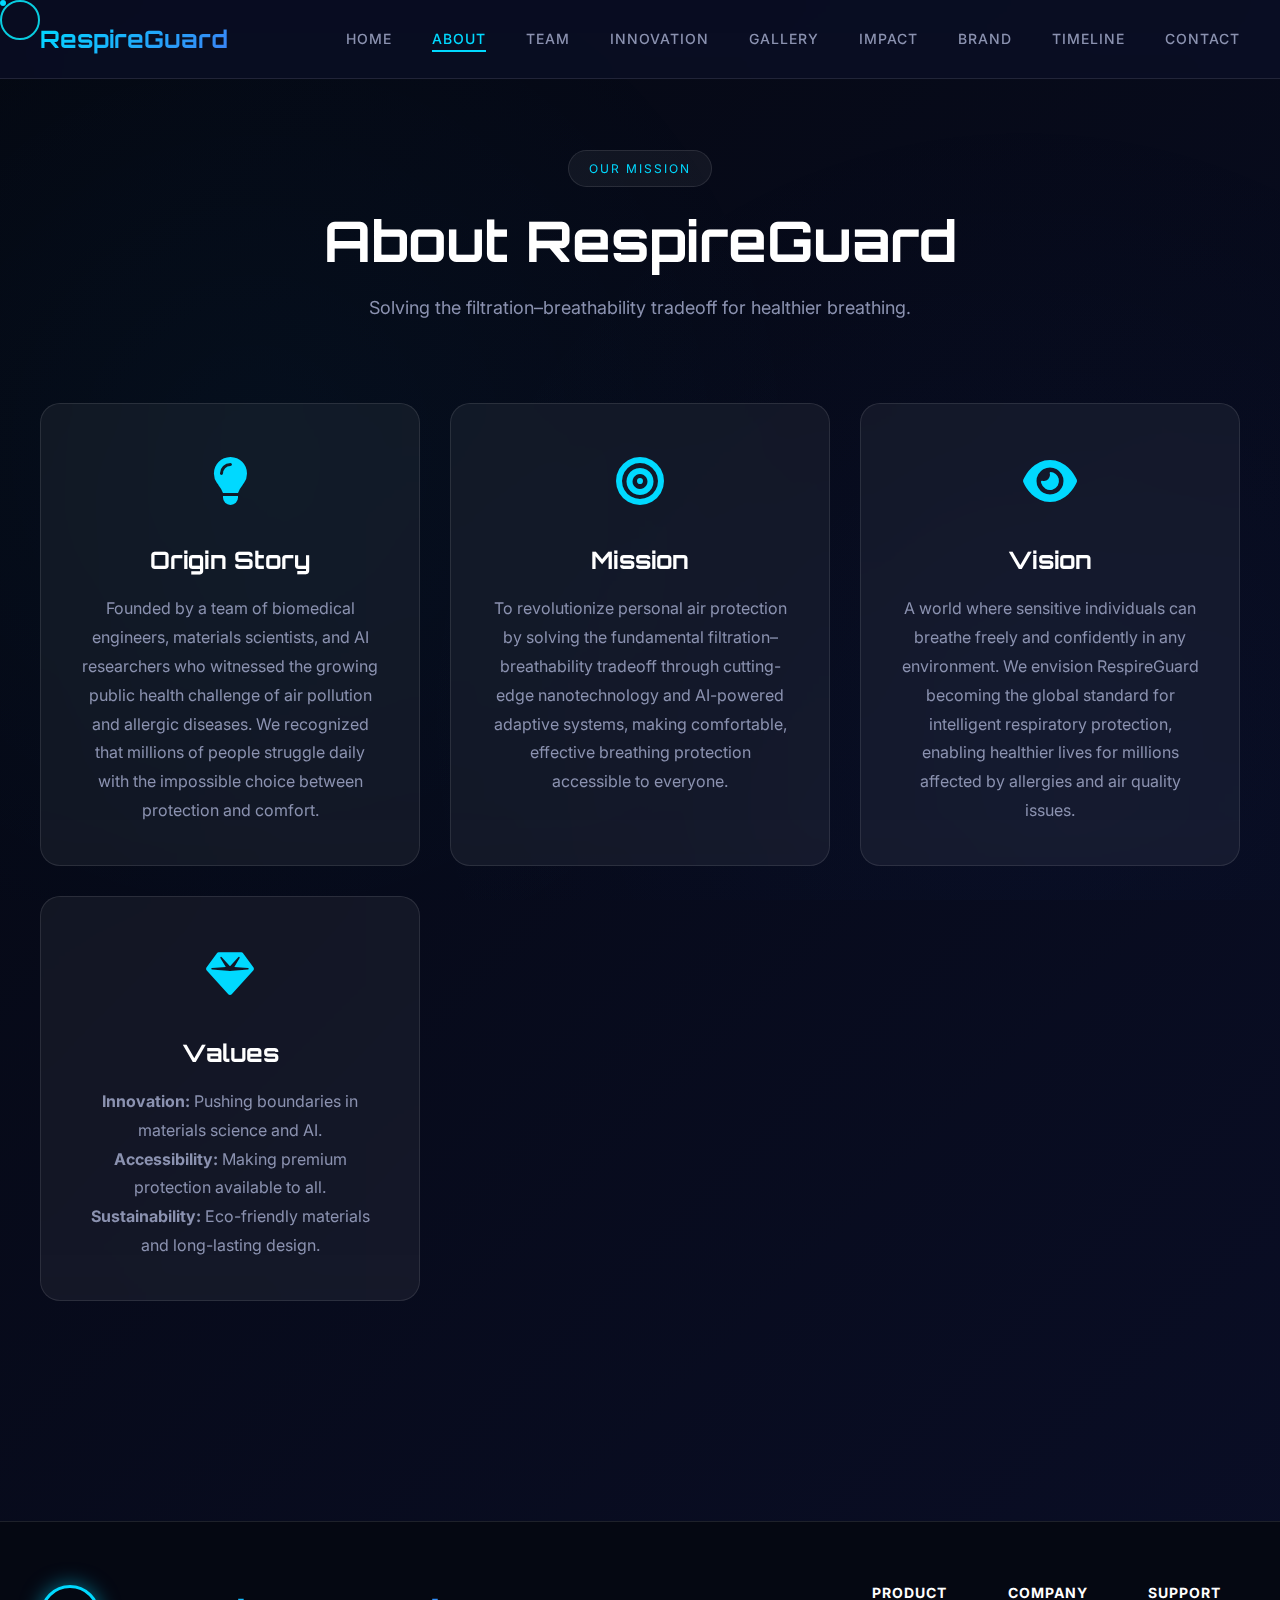
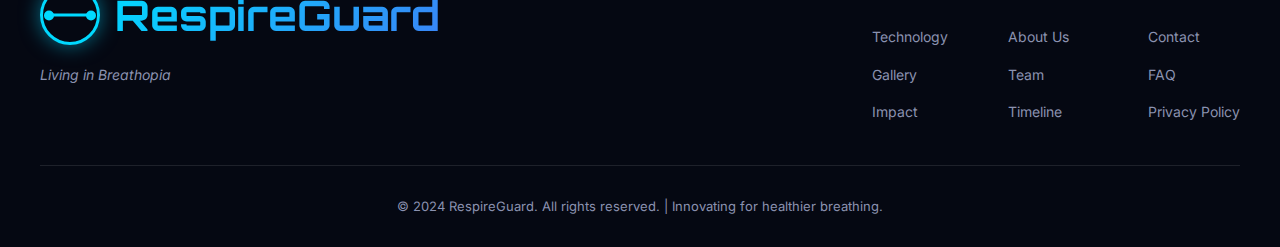
<file: about.html>
<!DOCTYPE html>
<html lang="en">
<head>
    <meta charset="UTF-8">
    <meta name="viewport" content="width=device-width, initial-scale=1.0">
    <title>About Us — RespireGuard</title>
    <meta name="description" content="Learn about RespireGuard's mission to revolutionize personal air protection.">
    
    <!-- Fonts -->
    <link rel="preconnect" href="https://fonts.googleapis.com">
    <link rel="preconnect" href="https://fonts.gstatic.com" crossorigin>
    <link href="https://fonts.googleapis.com/css2?family=Inter:wght@300;400;500;600;700;800;900&family=Orbitron:wght@400;500;600;700;800;900&display=swap" rel="stylesheet">
    
    <!-- Font Awesome -->
    <link rel="stylesheet" href="https://cdn.jsdelivr.net/npm/@fortawesome/fontawesome-free@6.4.0/css/all.min.css">
    
    <!-- GSAP -->
    <script src="https://cdn.jsdelivr.net/npm/gsap@3.12.2/dist/gsap.min.js"></script>
    
    <!-- Custom Styles -->
    <link rel="stylesheet" href="css/style.css">
</head>
<body>
    <!-- Custom Cursor -->
    <div class="custom-cursor"></div>
    <div class="custom-cursor-dot"></div>

    <!-- Navigation -->
    <nav class="main-nav" id="mainNav">
        <div class="nav-container">
            <div class="nav-logo">
                <a href="home.html" style="text-decoration: none; color: inherit;">
                    <span class="logo-text">RespireGuard</span>
                    <span class="logo-accent"></span>
                </a>
            </div>
            <ul class="nav-menu" id="navMenu">
                <li><a href="home.html" class="nav-link">Home</a></li>
                <li><a href="about.html" class="nav-link active">About</a></li>
                <li><a href="team.html" class="nav-link">Team</a></li>
                <li><a href="innovation.html" class="nav-link">Innovation</a></li>
                <li><a href="gallery.html" class="nav-link">Gallery</a></li>
                <li><a href="impact.html" class="nav-link">Impact</a></li>
                <li><a href="brand.html" class="nav-link">Brand</a></li>
                <li><a href="timeline.html" class="nav-link">Timeline</a></li>
                <li><a href="contact.html" class="nav-link">Contact</a></li>
            </ul>
            <div class="nav-toggle" id="navToggle">
                <span></span>
                <span></span>
                <span></span>
            </div>
        </div>
    </nav>

    <!-- About Section -->
    <section class="section about-section" style="padding-top: 150px;">
        <div class="container">
            <div class="section-header">
                <span class="section-tag">Our Mission</span>
                <h2 class="section-title">About RespireGuard</h2>
                <p class="section-subtitle">Solving the filtration–breathability tradeoff for healthier breathing.</p>
            </div>
            <div class="about-grid">
                <div class="about-card glass-card">
                    <div class="card-icon">
                        <i class="fas fa-lightbulb"></i>
                    </div>
                    <h3>Origin Story</h3>
                    <p>Founded by a team of biomedical engineers, materials scientists, and AI researchers who witnessed the growing public health challenge of air pollution and allergic diseases. We recognized that millions of people struggle daily with the impossible choice between protection and comfort.</p>
                </div>
                <div class="about-card glass-card">
                    <div class="card-icon">
                        <i class="fas fa-bullseye"></i>
                    </div>
                    <h3>Mission</h3>
                    <p>To revolutionize personal air protection by solving the fundamental filtration–breathability tradeoff through cutting-edge nanotechnology and AI-powered adaptive systems, making comfortable, effective breathing protection accessible to everyone.</p>
                </div>
                <div class="about-card glass-card">
                    <div class="card-icon">
                        <i class="fas fa-eye"></i>
                    </div>
                    <h3>Vision</h3>
                    <p>A world where sensitive individuals can breathe freely and confidently in any environment. We envision RespireGuard becoming the global standard for intelligent respiratory protection, enabling healthier lives for millions affected by allergies and air quality issues.</p>
                </div>
                <div class="about-card glass-card">
                    <div class="card-icon">
                        <i class="fas fa-gem"></i>
                    </div>
                    <h3>Values</h3>
                    <p><strong>Innovation:</strong> Pushing boundaries in materials science and AI.<br><strong>Accessibility:</strong> Making premium protection available to all.<br><strong>Sustainability:</strong> Eco-friendly materials and long-lasting design.</p>
                </div>
            </div>
        </div>
    </section>

    <!-- Footer -->
    <footer class="main-footer">
        <div class="container">
            <div class="footer-content">
                <div class="footer-logo">
                    <div class="brand-logo">
                        <div class="logo-symbol">
                            <div class="logo-circle"></div>
                            <div class="logo-wave"></div>
                        </div>
                        <span class="logo-wordmark">RespireGuard</span>
                    </div>
                    <p class="footer-tagline">Living in Breathopia</p>
                </div>
                <div class="footer-links">
                    <div class="footer-column">
                        <h4>Product</h4>
                        <ul>
                            <li><a href="innovation.html">Technology</a></li>
                            <li><a href="gallery.html">Gallery</a></li>
                            <li><a href="impact.html">Impact</a></li>
                        </ul>
                    </div>
                    <div class="footer-column">
                        <h4>Company</h4>
                        <ul>
                            <li><a href="about.html">About Us</a></li>
                            <li><a href="team.html">Team</a></li>
                            <li><a href="timeline.html">Timeline</a></li>
                        </ul>
                    </div>
                    <div class="footer-column">
                        <h4>Support</h4>
                        <ul>
                            <li><a href="contact.html">Contact</a></li>
                            <li><a href="#">FAQ</a></li>
                            <li><a href="#">Privacy Policy</a></li>
                        </ul>
                    </div>
                </div>
            </div>
            <div class="footer-bottom">
                <p>&copy; 2024 RespireGuard. All rights reserved. | Innovating for healthier breathing.</p>
            </div>
        </div>
    </footer>

    <!-- Scripts -->
    <script src="js/main.js"></script>
</body>
</html>
</file>
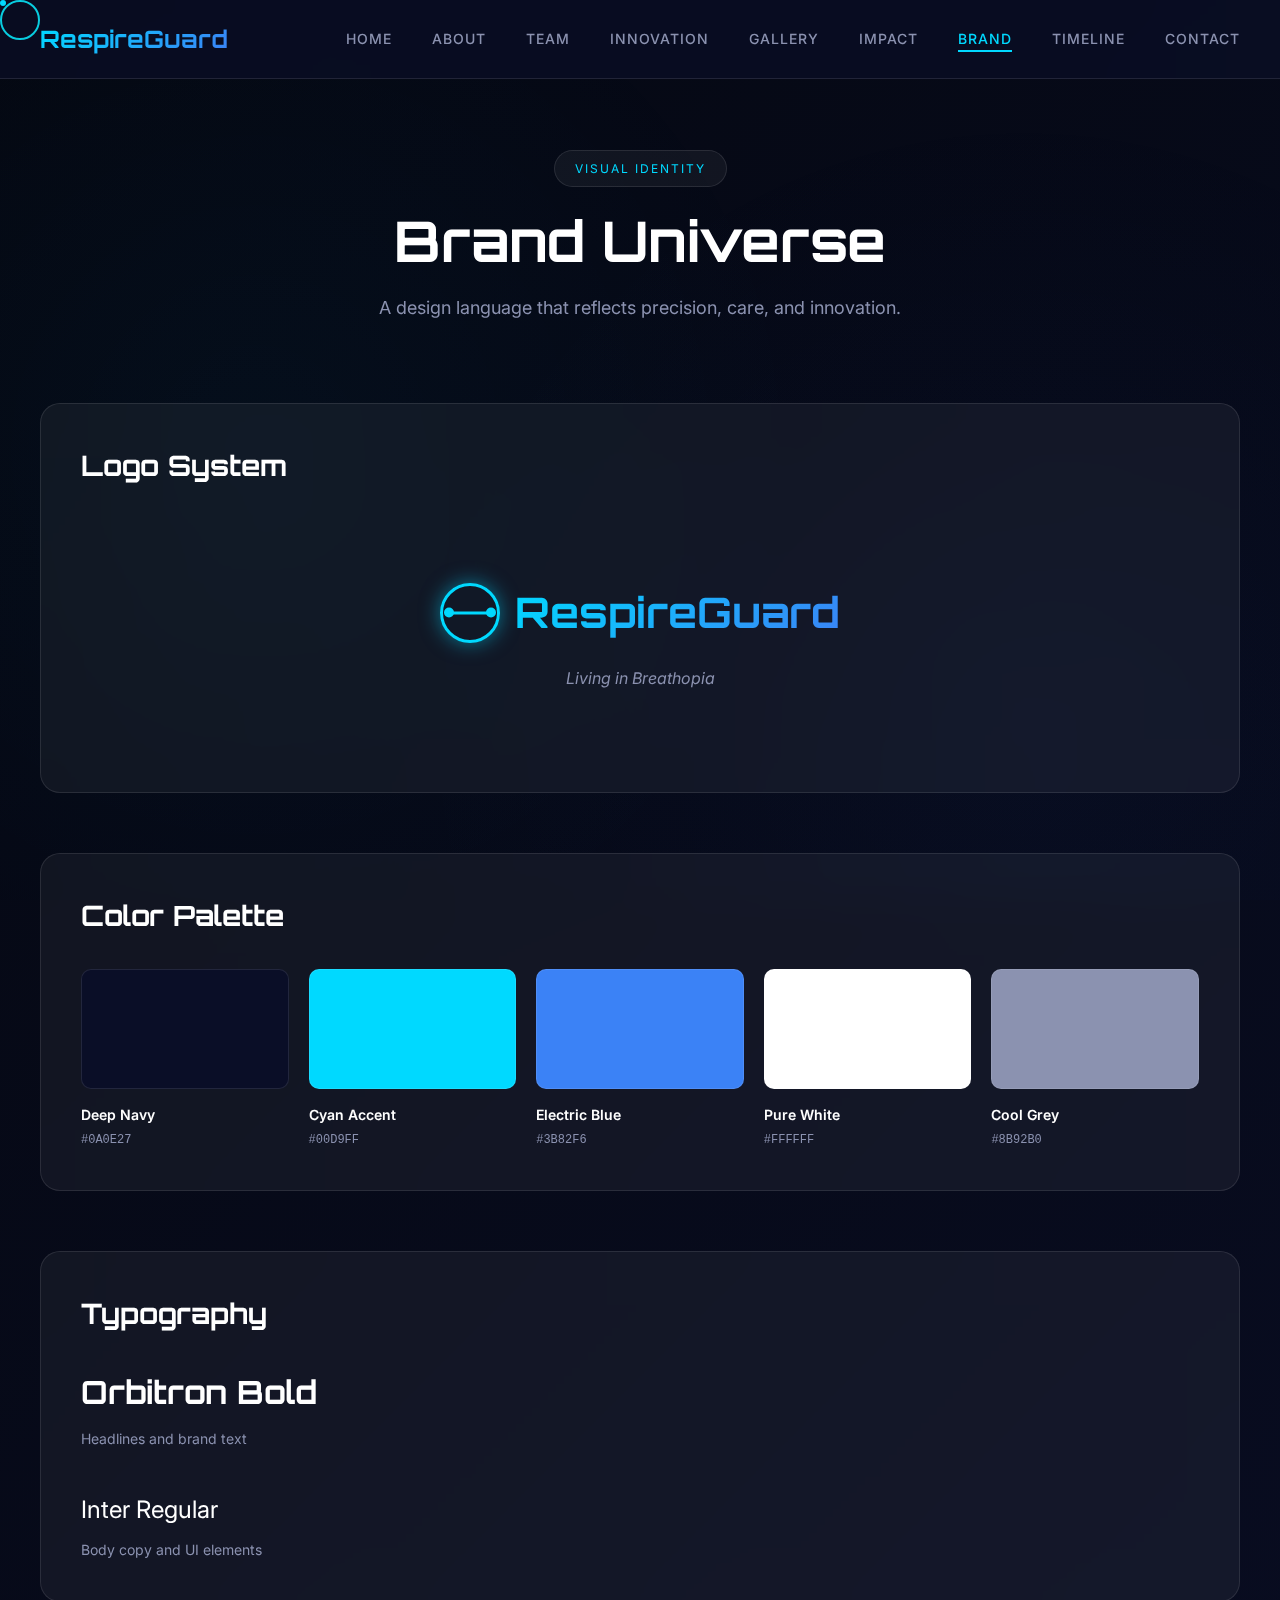
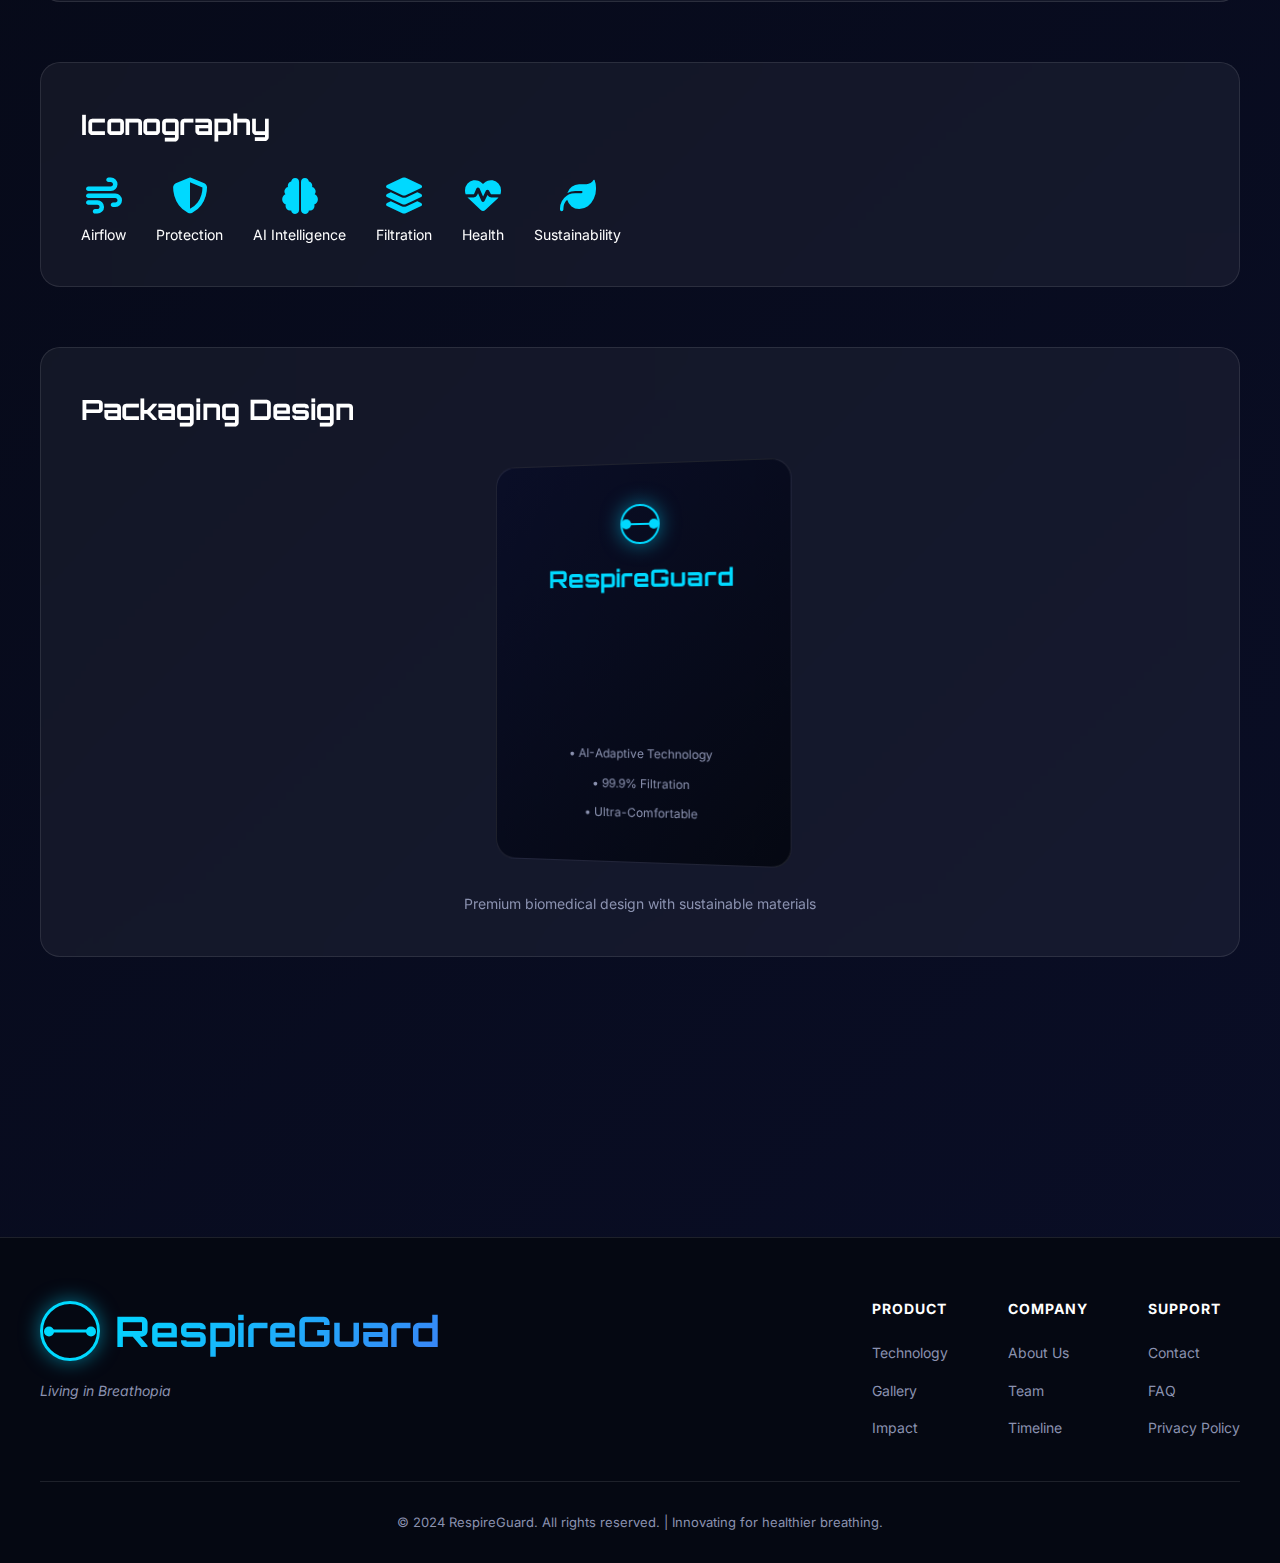
<file: brand.html>
<!DOCTYPE html>
<html lang="en">
<head>
    <meta charset="UTF-8">
    <meta name="viewport" content="width=device-width, initial-scale=1.0">
    <title>Brand Universe — RespireGuard</title>
    <meta name="description" content="A design language that reflects precision, care, and innovation.">
    
    <!-- Fonts -->
    <link rel="preconnect" href="https://fonts.googleapis.com">
    <link rel="preconnect" href="https://fonts.gstatic.com" crossorigin>
    <link href="https://fonts.googleapis.com/css2?family=Inter:wght@300;400;500;600;700;800;900&family=Orbitron:wght@400;500;600;700;800;900&display=swap" rel="stylesheet">
    
    <!-- Font Awesome -->
    <link rel="stylesheet" href="https://cdn.jsdelivr.net/npm/@fortawesome/fontawesome-free@6.4.0/css/all.min.css">
    
    <!-- GSAP -->
    <script src="https://cdn.jsdelivr.net/npm/gsap@3.12.2/dist/gsap.min.js"></script>
    
    <!-- Custom Styles -->
    <link rel="stylesheet" href="css/style.css">
</head>
<body>
    <!-- Custom Cursor -->
    <div class="custom-cursor"></div>
    <div class="custom-cursor-dot"></div>

    <!-- Navigation -->
    <nav class="main-nav" id="mainNav">
        <div class="nav-container">
            <div class="nav-logo">
                <a href="home.html" style="text-decoration: none; color: inherit;">
                    <span class="logo-text">RespireGuard</span>
                    <span class="logo-accent"></span>
                </a>
            </div>
            <ul class="nav-menu" id="navMenu">
                <li><a href="home.html" class="nav-link">Home</a></li>
                <li><a href="about.html" class="nav-link">About</a></li>
                <li><a href="team.html" class="nav-link">Team</a></li>
                <li><a href="innovation.html" class="nav-link">Innovation</a></li>
                <li><a href="gallery.html" class="nav-link">Gallery</a></li>
                <li><a href="impact.html" class="nav-link">Impact</a></li>
                <li><a href="brand.html" class="nav-link active">Brand</a></li>
                <li><a href="timeline.html" class="nav-link">Timeline</a></li>
                <li><a href="contact.html" class="nav-link">Contact</a></li>
            </ul>
            <div class="nav-toggle" id="navToggle">
                <span></span>
                <span></span>
                <span></span>
            </div>
        </div>
    </nav>

    <!-- Brand Section -->
    <section class="section brand-section" style="padding-top: 150px;">
        <div class="container">
            <div class="section-header">
                <span class="section-tag">Visual Identity</span>
                <h2 class="section-title">Brand Universe</h2>
                <p class="section-subtitle">A design language that reflects precision, care, and innovation.</p>
            </div>

            <!-- Logo -->
            <div class="brand-block logo-block glass-card">
                <h3>Logo System</h3>
                <div class="logo-showcase">
                    <div class="logo-main">
                        <div class="brand-logo">
                            <div class="logo-symbol">
                                <div class="logo-circle"></div>
                                <div class="logo-wave"></div>
                            </div>
                            <span class="logo-wordmark">RespireGuard</span>
                        </div>
                        <p class="logo-tagline">Living in Breathopia</p>
                    </div>
                </div>
            </div>

            <!-- Color Palette -->
            <div class="brand-block palette-block glass-card">
                <h3>Color Palette</h3>
                <div class="color-swatches">
                    <div class="swatch">
                        <div class="swatch-color" style="background: #0A0E27;"></div>
                        <div class="swatch-info">
                            <span class="swatch-name">Deep Navy</span>
                            <span class="swatch-hex">#0A0E27</span>
                        </div>
                    </div>
                    <div class="swatch">
                        <div class="swatch-color" style="background: #00D9FF;"></div>
                        <div class="swatch-info">
                            <span class="swatch-name">Cyan Accent</span>
                            <span class="swatch-hex">#00D9FF</span>
                        </div>
                    </div>
                    <div class="swatch">
                        <div class="swatch-color" style="background: #3B82F6;"></div>
                        <div class="swatch-info">
                            <span class="swatch-name">Electric Blue</span>
                            <span class="swatch-hex">#3B82F6</span>
                        </div>
                    </div>
                    <div class="swatch">
                        <div class="swatch-color" style="background: #FFFFFF;"></div>
                        <div class="swatch-info">
                            <span class="swatch-name">Pure White</span>
                            <span class="swatch-hex">#FFFFFF</span>
                        </div>
                    </div>
                    <div class="swatch">
                        <div class="swatch-color" style="background: #8B92B0;"></div>
                        <div class="swatch-info">
                            <span class="swatch-name">Cool Grey</span>
                            <span class="swatch-hex">#8B92B0</span>
                        </div>
                    </div>
                </div>
            </div>

            <!-- Typography -->
            <div class="brand-block typography-block glass-card">
                <h3>Typography</h3>
                <div class="type-samples">
                    <div class="type-sample">
                        <h1 style="font-family: 'Orbitron', sans-serif; font-weight: 700;">Orbitron Bold</h1>
                        <p>Headlines and brand text</p>
                    </div>
                    <div class="type-sample">
                        <h2 style="font-family: 'Inter', sans-serif; font-weight: 400;">Inter Regular</h2>
                        <p>Body copy and UI elements</p>
                    </div>
                </div>
            </div>

            <!-- Iconography -->
            <div class="brand-block icons-block glass-card">
                <h3>Iconography</h3>
                <div class="icon-set">
                    <div class="icon-item"><i class="fas fa-wind"></i><span>Airflow</span></div>
                    <div class="icon-item"><i class="fas fa-shield-alt"></i><span>Protection</span></div>
                    <div class="icon-item"><i class="fas fa-brain"></i><span>AI Intelligence</span></div>
                    <div class="icon-item"><i class="fas fa-layer-group"></i><span>Filtration</span></div>
                    <div class="icon-item"><i class="fas fa-heartbeat"></i><span>Health</span></div>
                    <div class="icon-item"><i class="fas fa-leaf"></i><span>Sustainability</span></div>
                </div>
            </div>

            <!-- Packaging Mockup -->
            <div class="brand-block packaging-block glass-card">
                <h3>Packaging Design</h3>
                <div class="packaging-visual">
                    <div class="package-mockup">
                        <div class="package-front">
                            <div class="package-logo">
                                <div class="logo-symbol-small">
                                    <div class="logo-circle"></div>
                                    <div class="logo-wave"></div>
                                </div>
                                <span>RespireGuard</span>
                            </div>
                            <div class="package-features">
                                <span>• AI-Adaptive Technology</span>
                                <span>• 99.9% Filtration</span>
                                <span>• Ultra-Comfortable</span>
                            </div>
                        </div>
                    </div>
                    <p class="packaging-note">Premium biomedical design with sustainable materials</p>
                </div>
            </div>
        </div>
    </section>

    <!-- Footer -->
    <footer class="main-footer">
        <div class="container">
            <div class="footer-content">
                <div class="footer-logo">
                    <div class="brand-logo">
                        <div class="logo-symbol">
                            <div class="logo-circle"></div>
                            <div class="logo-wave"></div>
                        </div>
                        <span class="logo-wordmark">RespireGuard</span>
                    </div>
                    <p class="footer-tagline">Living in Breathopia</p>
                </div>
                <div class="footer-links">
                    <div class="footer-column">
                        <h4>Product</h4>
                        <ul>
                            <li><a href="innovation.html">Technology</a></li>
                            <li><a href="gallery.html">Gallery</a></li>
                            <li><a href="impact.html">Impact</a></li>
                        </ul>
                    </div>
                    <div class="footer-column">
                        <h4>Company</h4>
                        <ul>
                            <li><a href="about.html">About Us</a></li>
                            <li><a href="team.html">Team</a></li>
                            <li><a href="timeline.html">Timeline</a></li>
                        </ul>
                    </div>
                    <div class="footer-column">
                        <h4>Support</h4>
                        <ul>
                            <li><a href="contact.html">Contact</a></li>
                            <li><a href="#">FAQ</a></li>
                            <li><a href="#">Privacy Policy</a></li>
                        </ul>
                    </div>
                </div>
            </div>
            <div class="footer-bottom">
                <p>&copy; 2024 RespireGuard. All rights reserved. | Innovating for healthier breathing.</p>
            </div>
        </div>
    </footer>

    <!-- Scripts -->
    <script src="js/main.js"></script>
</body>
</html>
</file>
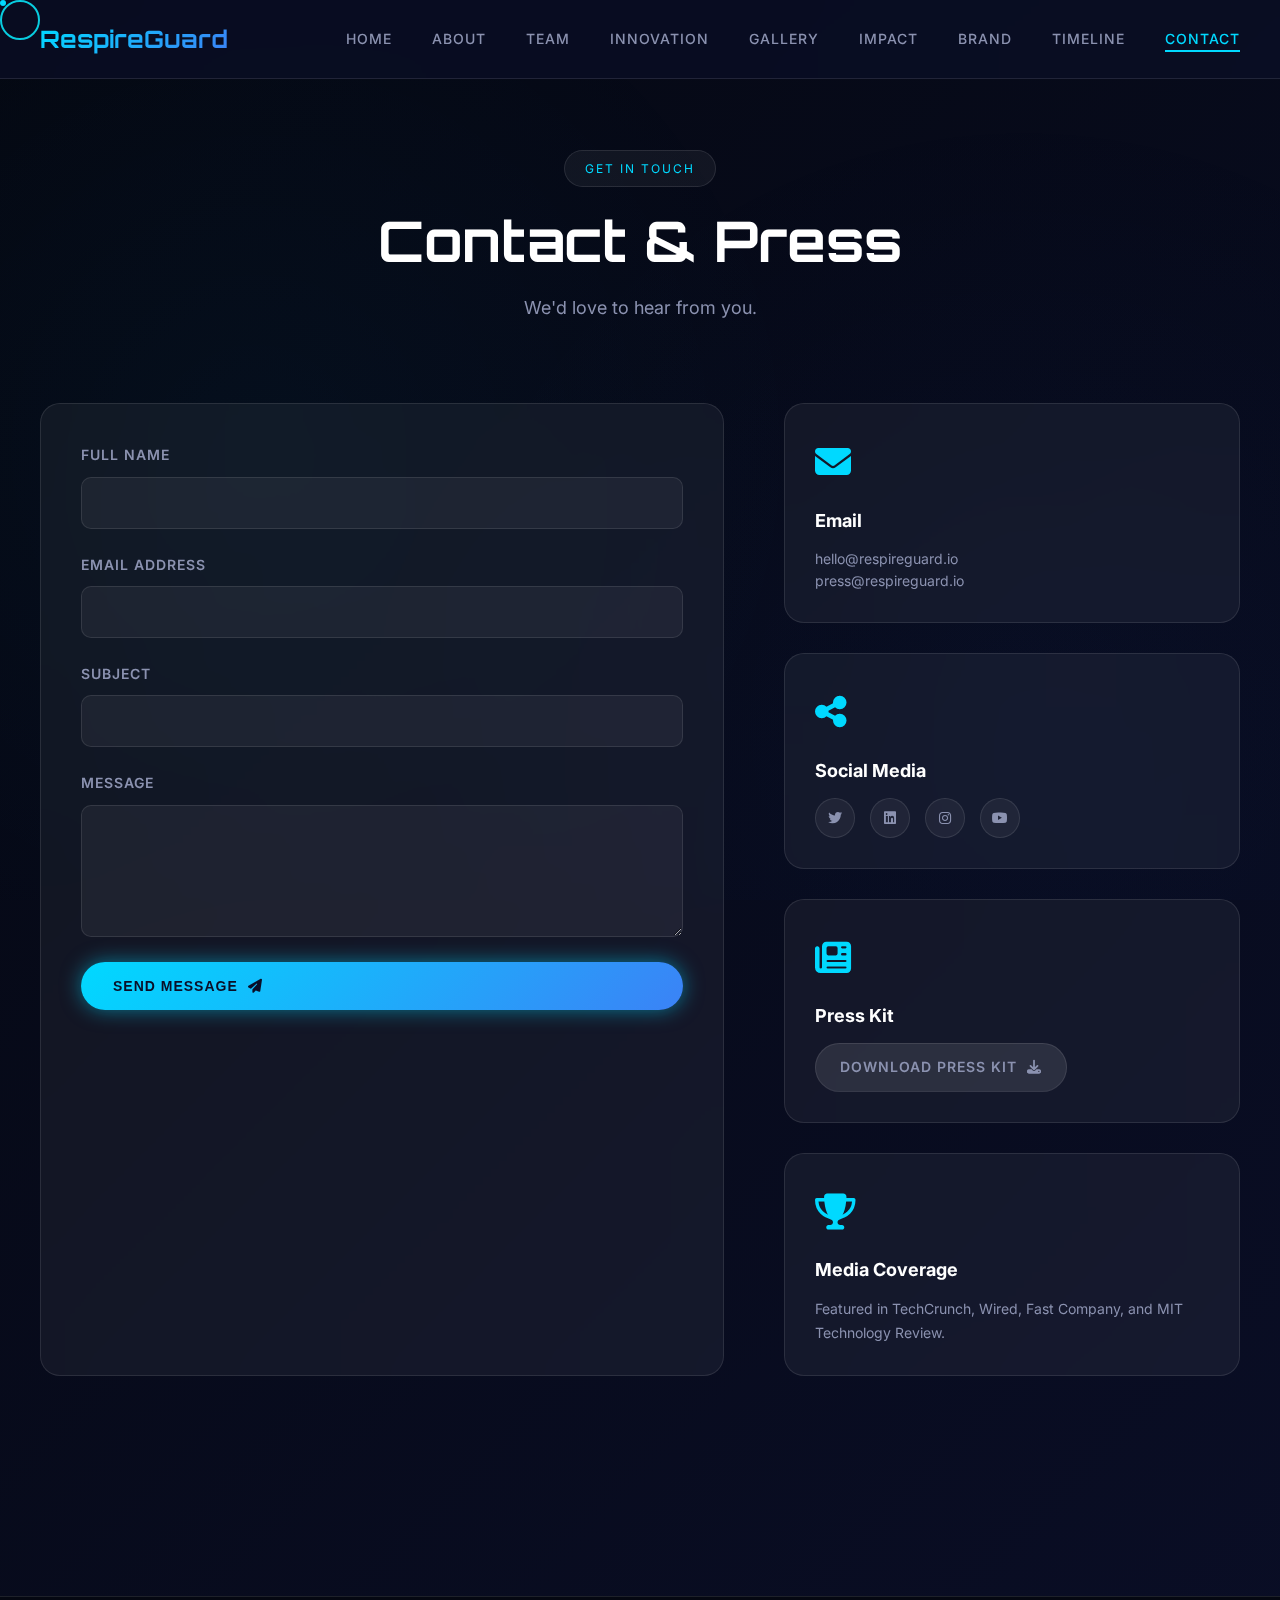
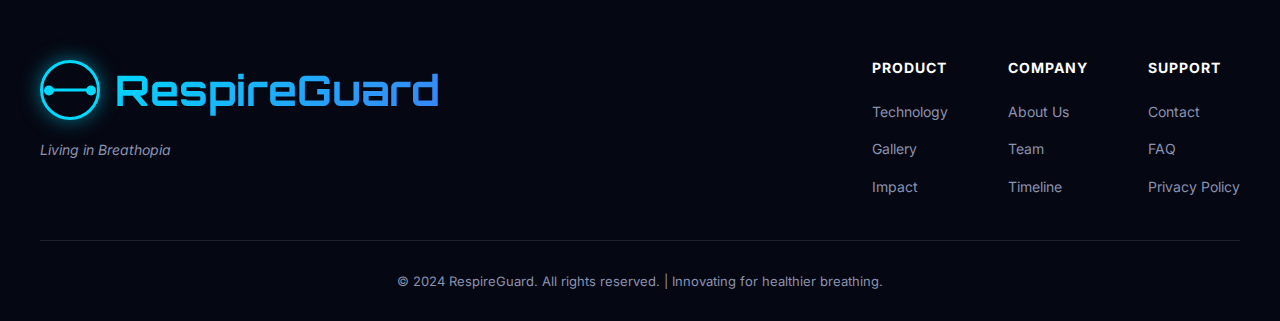
<file: contact.html>
<!DOCTYPE html>
<html lang="en">
<head>
    <meta charset="UTF-8">
    <meta name="viewport" content="width=device-width, initial-scale=1.0">
    <title>Contact & Press — RespireGuard</title>
    <meta name="description" content="Get in touch with RespireGuard team and access press resources.">
    
    <!-- Fonts -->
    <link rel="preconnect" href="https://fonts.googleapis.com">
    <link rel="preconnect" href="https://fonts.gstatic.com" crossorigin>
    <link href="https://fonts.googleapis.com/css2?family=Inter:wght@300;400;500;600;700;800;900&family=Orbitron:wght@400;500;600;700;800;900&display=swap" rel="stylesheet">
    
    <!-- Font Awesome -->
    <link rel="stylesheet" href="https://cdn.jsdelivr.net/npm/@fortawesome/fontawesome-free@6.4.0/css/all.min.css">
    
    <!-- GSAP -->
    <script src="https://cdn.jsdelivr.net/npm/gsap@3.12.2/dist/gsap.min.js"></script>
    
    <!-- Custom Styles -->
    <link rel="stylesheet" href="css/style.css">
</head>
<body>
    <!-- Custom Cursor -->
    <div class="custom-cursor"></div>
    <div class="custom-cursor-dot"></div>

    <!-- Navigation -->
    <nav class="main-nav" id="mainNav">
        <div class="nav-container">
            <div class="nav-logo">
                <a href="home.html" style="text-decoration: none; color: inherit;">
                    <span class="logo-text">RespireGuard</span>
                    <span class="logo-accent"></span>
                </a>
            </div>
            <ul class="nav-menu" id="navMenu">
                <li><a href="home.html" class="nav-link">Home</a></li>
                <li><a href="about.html" class="nav-link">About</a></li>
                <li><a href="team.html" class="nav-link">Team</a></li>
                <li><a href="innovation.html" class="nav-link">Innovation</a></li>
                <li><a href="gallery.html" class="nav-link">Gallery</a></li>
                <li><a href="impact.html" class="nav-link">Impact</a></li>
                <li><a href="brand.html" class="nav-link">Brand</a></li>
                <li><a href="timeline.html" class="nav-link">Timeline</a></li>
                <li><a href="contact.html" class="nav-link active">Contact</a></li>
            </ul>
            <div class="nav-toggle" id="navToggle">
                <span></span>
                <span></span>
                <span></span>
            </div>
        </div>
    </nav>

    <!-- Contact Section -->
    <section class="section contact-section" style="padding-top: 150px;">
        <div class="container">
            <div class="section-header">
                <span class="section-tag">Get in Touch</span>
                <h2 class="section-title">Contact & Press</h2>
                <p class="section-subtitle">We'd love to hear from you.</p>
            </div>
            <div class="contact-grid">
                <div class="contact-form-container glass-card">
                    <form class="contact-form" id="contactForm">
                        <div class="form-group">
                            <label for="name">Full Name</label>
                            <input type="text" id="name" name="name" required>
                        </div>
                        <div class="form-group">
                            <label for="email">Email Address</label>
                            <input type="email" id="email" name="email" required>
                        </div>
                        <div class="form-group">
                            <label for="subject">Subject</label>
                            <input type="text" id="subject" name="subject" required>
                        </div>
                        <div class="form-group">
                            <label for="message">Message</label>
                            <textarea id="message" name="message" rows="5" required></textarea>
                        </div>
                        <button type="submit" class="btn btn-primary">
                            <span>Send Message</span>
                            <i class="fas fa-paper-plane"></i>
                        </button>
                    </form>
                </div>
                <div class="contact-info">
                    <div class="info-card glass-card">
                        <div class="info-icon">
                            <i class="fas fa-envelope"></i>
                        </div>
                        <h4>Email</h4>
                        <p><a href="mailto:hello@respireguard.io">hello@respireguard.io</a></p>
                        <p><a href="mailto:press@respireguard.io">press@respireguard.io</a></p>
                    </div>
                    <div class="info-card glass-card">
                        <div class="info-icon">
                            <i class="fas fa-share-alt"></i>
                        </div>
                        <h4>Social Media</h4>
                        <div class="social-links">
                            <a href="#" class="social-link"><i class="fab fa-twitter"></i></a>
                            <a href="#" class="social-link"><i class="fab fa-linkedin"></i></a>
                            <a href="#" class="social-link"><i class="fab fa-instagram"></i></a>
                            <a href="#" class="social-link"><i class="fab fa-youtube"></i></a>
                        </div>
                    </div>
                    <div class="info-card glass-card">
                        <div class="info-icon">
                            <i class="fas fa-newspaper"></i>
                        </div>
                        <h4>Press Kit</h4>
                        <a href="#" class="btn btn-secondary btn-small">
                            <span>Download Press Kit</span>
                            <i class="fas fa-download"></i>
                        </a>
                    </div>
                    <div class="info-card glass-card">
                        <div class="info-icon">
                            <i class="fas fa-trophy"></i>
                        </div>
                        <h4>Media Coverage</h4>
                        <p class="coverage-note">Featured in TechCrunch, Wired, Fast Company, and MIT Technology Review.</p>
                    </div>
                </div>
            </div>
        </div>
    </section>

    <!-- Footer -->
    <footer class="main-footer">
        <div class="container">
            <div class="footer-content">
                <div class="footer-logo">
                    <div class="brand-logo">
                        <div class="logo-symbol">
                            <div class="logo-circle"></div>
                            <div class="logo-wave"></div>
                        </div>
                        <span class="logo-wordmark">RespireGuard</span>
                    </div>
                    <p class="footer-tagline">Living in Breathopia</p>
                </div>
                <div class="footer-links">
                    <div class="footer-column">
                        <h4>Product</h4>
                        <ul>
                            <li><a href="innovation.html">Technology</a></li>
                            <li><a href="gallery.html">Gallery</a></li>
                            <li><a href="impact.html">Impact</a></li>
                        </ul>
                    </div>
                    <div class="footer-column">
                        <h4>Company</h4>
                        <ul>
                            <li><a href="about.html">About Us</a></li>
                            <li><a href="team.html">Team</a></li>
                            <li><a href="timeline.html">Timeline</a></li>
                        </ul>
                    </div>
                    <div class="footer-column">
                        <h4>Support</h4>
                        <ul>
                            <li><a href="contact.html">Contact</a></li>
                            <li><a href="#">FAQ</a></li>
                            <li><a href="#">Privacy Policy</a></li>
                        </ul>
                    </div>
                </div>
            </div>
            <div class="footer-bottom">
                <p>&copy; 2024 RespireGuard. All rights reserved. | Innovating for healthier breathing.</p>
            </div>
        </div>
    </footer>

    <!-- Scripts -->
    <script src="js/main.js"></script>
</body>
</html>
</file>
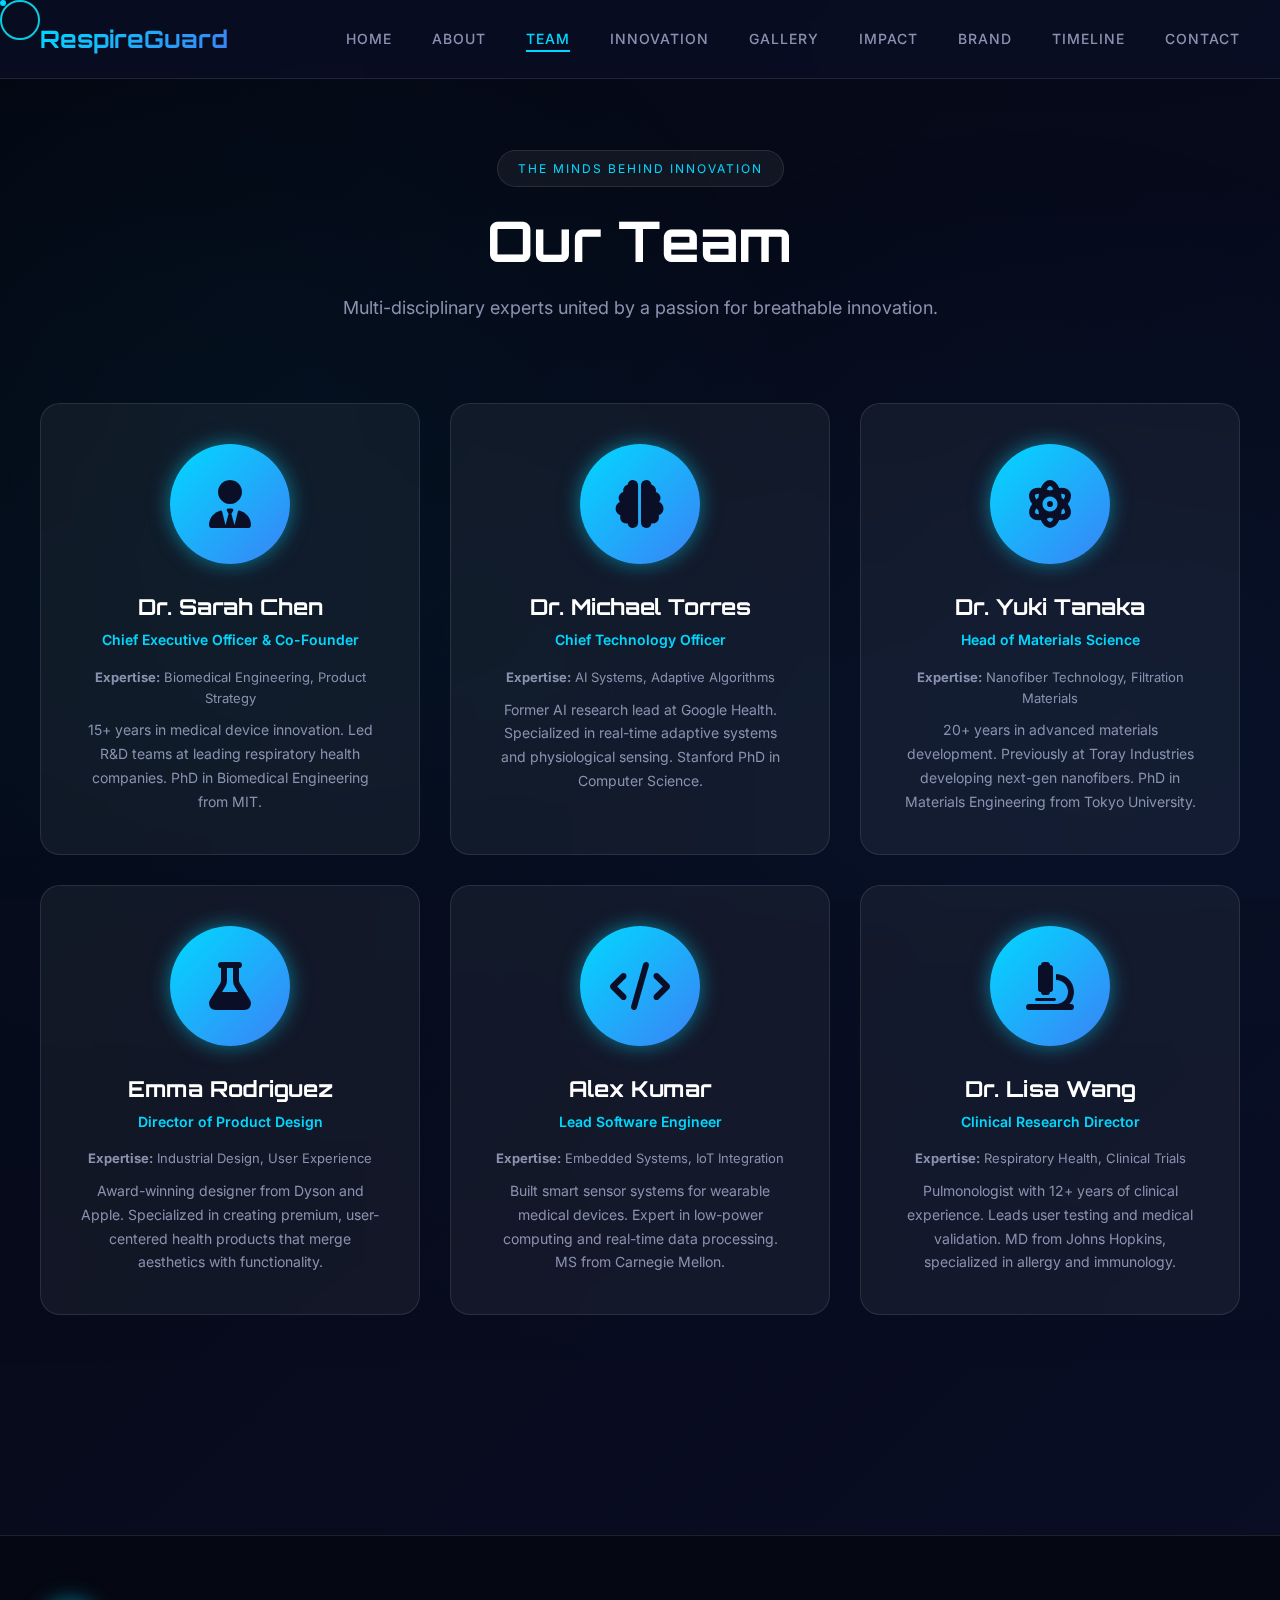
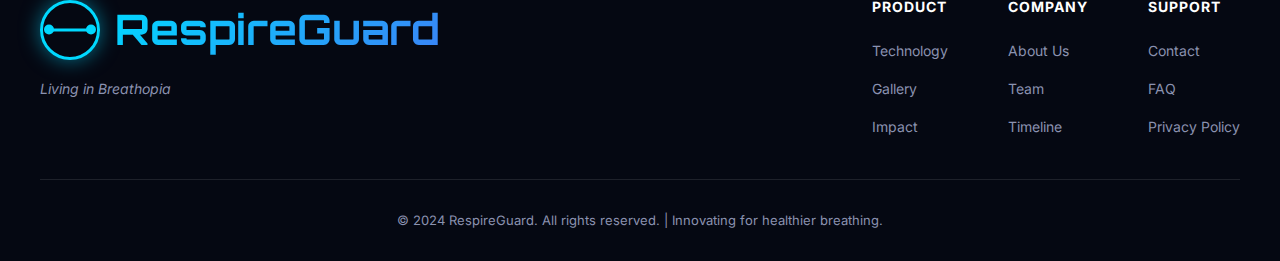
<file: team.html>
<!DOCTYPE html>
<html lang="en">
<head>
    <meta charset="UTF-8">
    <meta name="viewport" content="width=device-width, initial-scale=1.0">
    <title>Our Team — RespireGuard</title>
    <meta name="description" content="Meet the multi-disciplinary team behind RespireGuard's innovation.">
    
    <!-- Fonts -->
    <link rel="preconnect" href="https://fonts.googleapis.com">
    <link rel="preconnect" href="https://fonts.gstatic.com" crossorigin>
    <link href="https://fonts.googleapis.com/css2?family=Inter:wght@300;400;500;600;700;800;900&family=Orbitron:wght@400;500;600;700;800;900&display=swap" rel="stylesheet">
    
    <!-- Font Awesome -->
    <link rel="stylesheet" href="https://cdn.jsdelivr.net/npm/@fortawesome/fontawesome-free@6.4.0/css/all.min.css">
    
    <!-- GSAP -->
    <script src="https://cdn.jsdelivr.net/npm/gsap@3.12.2/dist/gsap.min.js"></script>
    
    <!-- Custom Styles -->
    <link rel="stylesheet" href="css/style.css">
</head>
<body>
    <!-- Custom Cursor -->
    <div class="custom-cursor"></div>
    <div class="custom-cursor-dot"></div>

    <!-- Navigation -->
    <nav class="main-nav" id="mainNav">
        <div class="nav-container">
            <div class="nav-logo">
                <a href="home.html" style="text-decoration: none; color: inherit;">
                    <span class="logo-text">RespireGuard</span>
                    <span class="logo-accent"></span>
                </a>
            </div>
            <ul class="nav-menu" id="navMenu">
                <li><a href="home.html" class="nav-link">Home</a></li>
                <li><a href="about.html" class="nav-link">About</a></li>
                <li><a href="team.html" class="nav-link active">Team</a></li>
                <li><a href="innovation.html" class="nav-link">Innovation</a></li>
                <li><a href="gallery.html" class="nav-link">Gallery</a></li>
                <li><a href="impact.html" class="nav-link">Impact</a></li>
                <li><a href="brand.html" class="nav-link">Brand</a></li>
                <li><a href="timeline.html" class="nav-link">Timeline</a></li>
                <li><a href="contact.html" class="nav-link">Contact</a></li>
            </ul>
            <div class="nav-toggle" id="navToggle">
                <span></span>
                <span></span>
                <span></span>
            </div>
        </div>
    </nav>

    <!-- Team Section -->
    <section class="section team-section" style="padding-top: 150px;">
        <div class="container">
            <div class="section-header">
                <span class="section-tag">The Minds Behind Innovation</span>
                <h2 class="section-title">Our Team</h2>
                <p class="section-subtitle">Multi-disciplinary experts united by a passion for breathable innovation.</p>
            </div>
            <div class="team-grid">
                <div class="team-card glass-card">
                    <div class="team-avatar">
                        <div class="avatar-placeholder">
                            <i class="fas fa-user-tie"></i>
                        </div>
                    </div>
                    <div class="team-info">
                        <h3>Dr. Sarah Chen</h3>
                        <p class="team-role">Chief Executive Officer & Co-Founder</p>
                        <p class="team-expertise"><strong>Expertise:</strong> Biomedical Engineering, Product Strategy</p>
                        <p class="team-description">15+ years in medical device innovation. Led R&D teams at leading respiratory health companies. PhD in Biomedical Engineering from MIT.</p>
                    </div>
                </div>
                <div class="team-card glass-card">
                    <div class="team-avatar">
                        <div class="avatar-placeholder">
                            <i class="fas fa-brain"></i>
                        </div>
                    </div>
                    <div class="team-info">
                        <h3>Dr. Michael Torres</h3>
                        <p class="team-role">Chief Technology Officer</p>
                        <p class="team-expertise"><strong>Expertise:</strong> AI Systems, Adaptive Algorithms</p>
                        <p class="team-description">Former AI research lead at Google Health. Specialized in real-time adaptive systems and physiological sensing. Stanford PhD in Computer Science.</p>
                    </div>
                </div>
                <div class="team-card glass-card">
                    <div class="team-avatar">
                        <div class="avatar-placeholder">
                            <i class="fas fa-atom"></i>
                        </div>
                    </div>
                    <div class="team-info">
                        <h3>Dr. Yuki Tanaka</h3>
                        <p class="team-role">Head of Materials Science</p>
                        <p class="team-expertise"><strong>Expertise:</strong> Nanofiber Technology, Filtration Materials</p>
                        <p class="team-description">20+ years in advanced materials development. Previously at Toray Industries developing next-gen nanofibers. PhD in Materials Engineering from Tokyo University.</p>
                    </div>
                </div>
                <div class="team-card glass-card">
                    <div class="team-avatar">
                        <div class="avatar-placeholder">
                            <i class="fas fa-flask"></i>
                        </div>
                    </div>
                    <div class="team-info">
                        <h3>Emma Rodriguez</h3>
                        <p class="team-role">Director of Product Design</p>
                        <p class="team-expertise"><strong>Expertise:</strong> Industrial Design, User Experience</p>
                        <p class="team-description">Award-winning designer from Dyson and Apple. Specialized in creating premium, user-centered health products that merge aesthetics with functionality.</p>
                    </div>
                </div>
                <div class="team-card glass-card">
                    <div class="team-avatar">
                        <div class="avatar-placeholder">
                            <i class="fas fa-code"></i>
                        </div>
                    </div>
                    <div class="team-info">
                        <h3>Alex Kumar</h3>
                        <p class="team-role">Lead Software Engineer</p>
                        <p class="team-expertise"><strong>Expertise:</strong> Embedded Systems, IoT Integration</p>
                        <p class="team-description">Built smart sensor systems for wearable medical devices. Expert in low-power computing and real-time data processing. MS from Carnegie Mellon.</p>
                    </div>
                </div>
                <div class="team-card glass-card">
                    <div class="team-avatar">
                        <div class="avatar-placeholder">
                            <i class="fas fa-microscope"></i>
                        </div>
                    </div>
                    <div class="team-info">
                        <h3>Dr. Lisa Wang</h3>
                        <p class="team-role">Clinical Research Director</p>
                        <p class="team-expertise"><strong>Expertise:</strong> Respiratory Health, Clinical Trials</p>
                        <p class="team-description">Pulmonologist with 12+ years of clinical experience. Leads user testing and medical validation. MD from Johns Hopkins, specialized in allergy and immunology.</p>
                    </div>
                </div>
            </div>
        </div>
    </section>

    <!-- Footer -->
    <footer class="main-footer">
        <div class="container">
            <div class="footer-content">
                <div class="footer-logo">
                    <div class="brand-logo">
                        <div class="logo-symbol">
                            <div class="logo-circle"></div>
                            <div class="logo-wave"></div>
                        </div>
                        <span class="logo-wordmark">RespireGuard</span>
                    </div>
                    <p class="footer-tagline">Living in Breathopia</p>
                </div>
                <div class="footer-links">
                    <div class="footer-column">
                        <h4>Product</h4>
                        <ul>
                            <li><a href="innovation.html">Technology</a></li>
                            <li><a href="gallery.html">Gallery</a></li>
                            <li><a href="impact.html">Impact</a></li>
                        </ul>
                    </div>
                    <div class="footer-column">
                        <h4>Company</h4>
                        <ul>
                            <li><a href="about.html">About Us</a></li>
                            <li><a href="team.html">Team</a></li>
                            <li><a href="timeline.html">Timeline</a></li>
                        </ul>
                    </div>
                    <div class="footer-column">
                        <h4>Support</h4>
                        <ul>
                            <li><a href="contact.html">Contact</a></li>
                            <li><a href="#">FAQ</a></li>
                            <li><a href="#">Privacy Policy</a></li>
                        </ul>
                    </div>
                </div>
            </div>
            <div class="footer-bottom">
                <p>&copy; 2024 RespireGuard. All rights reserved. | Innovating for healthier breathing.</p>
            </div>
        </div>
    </footer>

    <!-- Scripts -->
    <script src="js/main.js"></script>
</body>
</html>
</file>
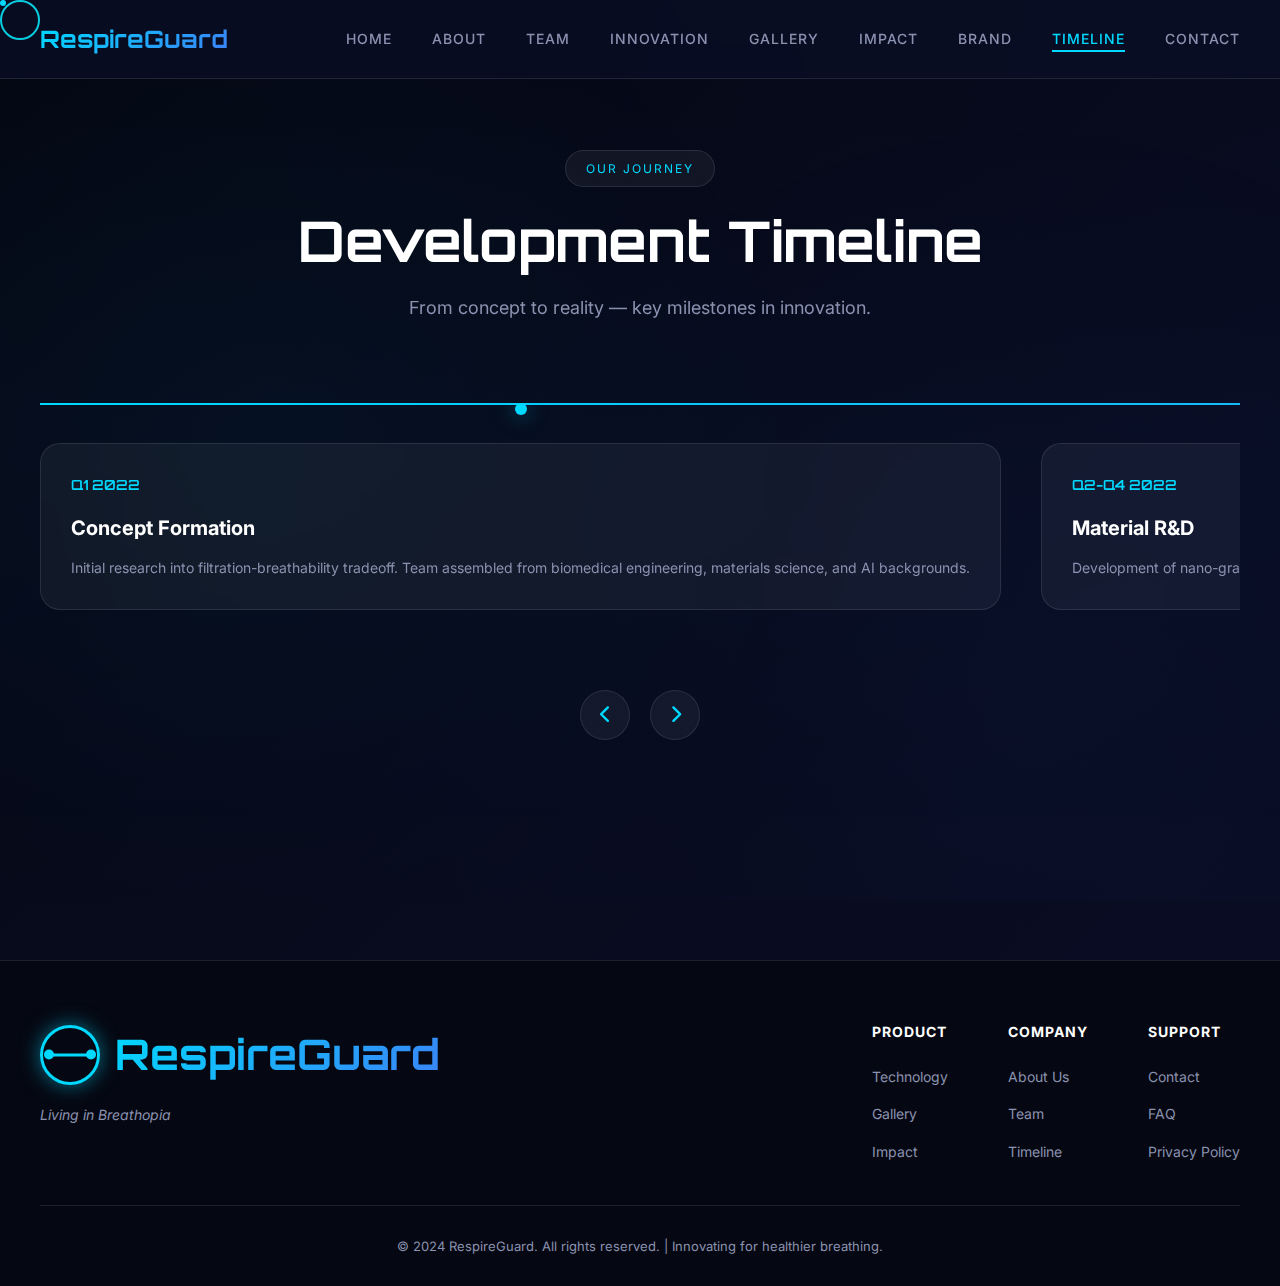
<file: timeline.html>
<!DOCTYPE html>
<html lang="en">
<head>
    <meta charset="UTF-8">
    <meta name="viewport" content="width=device-width, initial-scale=1.0">
    <title>Development Timeline — RespireGuard</title>
    <meta name="description" content="From concept to reality — key milestones in innovation.">
    
    <!-- Fonts -->
    <link rel="preconnect" href="https://fonts.googleapis.com">
    <link rel="preconnect" href="https://fonts.gstatic.com" crossorigin>
    <link href="https://fonts.googleapis.com/css2?family=Inter:wght@300;400;500;600;700;800;900&family=Orbitron:wght@400;500;600;700;800;900&display=swap" rel="stylesheet">
    
    <!-- Font Awesome -->
    <link rel="stylesheet" href="https://cdn.jsdelivr.net/npm/@fortawesome/fontawesome-free@6.4.0/css/all.min.css">
    
    <!-- GSAP -->
    <script src="https://cdn.jsdelivr.net/npm/gsap@3.12.2/dist/gsap.min.js"></script>
    
    <!-- Custom Styles -->
    <link rel="stylesheet" href="css/style.css">
</head>
<body>
    <!-- Custom Cursor -->
    <div class="custom-cursor"></div>
    <div class="custom-cursor-dot"></div>

    <!-- Navigation -->
    <nav class="main-nav" id="mainNav">
        <div class="nav-container">
            <div class="nav-logo">
                <a href="home.html" style="text-decoration: none; color: inherit;">
                    <span class="logo-text">RespireGuard</span>
                    <span class="logo-accent"></span>
                </a>
            </div>
            <ul class="nav-menu" id="navMenu">
                <li><a href="home.html" class="nav-link">Home</a></li>
                <li><a href="about.html" class="nav-link">About</a></li>
                <li><a href="team.html" class="nav-link">Team</a></li>
                <li><a href="innovation.html" class="nav-link">Innovation</a></li>
                <li><a href="gallery.html" class="nav-link">Gallery</a></li>
                <li><a href="impact.html" class="nav-link">Impact</a></li>
                <li><a href="brand.html" class="nav-link">Brand</a></li>
                <li><a href="timeline.html" class="nav-link active">Timeline</a></li>
                <li><a href="contact.html" class="nav-link">Contact</a></li>
            </ul>
            <div class="nav-toggle" id="navToggle">
                <span></span>
                <span></span>
                <span></span>
            </div>
        </div>
    </nav>

    <!-- Timeline Section -->
    <section class="section timeline-section" style="padding-top: 150px;">
        <div class="container-fluid">
            <div class="section-header">
                <span class="section-tag">Our Journey</span>
                <h2 class="section-title">Development Timeline</h2>
                <p class="section-subtitle">From concept to reality — key milestones in innovation.</p>
            </div>
            <div class="timeline-scroll-container">
                <div class="timeline-track">
                    <div class="timeline-item">
                        <div class="timeline-card glass-card">
                            <div class="timeline-date">Q1 2022</div>
                            <h4>Concept Formation</h4>
                            <p>Initial research into filtration-breathability tradeoff. Team assembled from biomedical engineering, materials science, and AI backgrounds.</p>
                        </div>
                    </div>
                    <div class="timeline-item">
                        <div class="timeline-card glass-card">
                            <div class="timeline-date">Q2-Q4 2022</div>
                            <h4>Material R&D</h4>
                            <p>Development of nano-gradient fiber layers. Testing thousands of material combinations for optimal filtration and breathability.</p>
                        </div>
                    </div>
                    <div class="timeline-item">
                        <div class="timeline-card glass-card">
                            <div class="timeline-date">Q1-Q2 2023</div>
                            <h4>AI Adaptive System</h4>
                            <p>Machine learning algorithm development. Training on physiological breathing data from diverse user groups.</p>
                        </div>
                    </div>
                    <div class="timeline-item">
                        <div class="timeline-card glass-card">
                            <div class="timeline-date">Q3 2023</div>
                            <h4>Prototype Testing</h4>
                            <p>First functional prototypes created. Internal testing for comfort, filtration efficiency, and sensor accuracy.</p>
                        </div>
                    </div>
                    <div class="timeline-item">
                        <div class="timeline-card glass-card">
                            <div class="timeline-date">Q4 2023</div>
                            <h4>3D Modeling & Design</h4>
                            <p>Industrial design refinement. CAD modeling for manufacturing optimization. Dynamic fit system development.</p>
                        </div>
                    </div>
                    <div class="timeline-item">
                        <div class="timeline-card glass-card">
                            <div class="timeline-date">Q1 2024</div>
                            <h4>Product Validation</h4>
                            <p>Third-party lab testing for filtration standards. Regulatory compliance preparation. Design for manufacturing finalization.</p>
                        </div>
                    </div>
                    <div class="timeline-item">
                        <div class="timeline-card glass-card">
                            <div class="timeline-date">Q2-Q3 2024</div>
                            <h4>Pilot Trials</h4>
                            <p>Beta testing with 500+ users including rhinitis patients, children, and athletes. Iterative improvements based on real-world feedback.</p>
                        </div>
                    </div>
                    <div class="timeline-item">
                        <div class="timeline-card glass-card">
                            <div class="timeline-date">Q4 2024</div>
                            <h4>Production Readiness</h4>
                            <p>Manufacturing partnerships established. Supply chain secured for sustainable materials. Launch preparation underway.</p>
                        </div>
                    </div>
                </div>
            </div>
            <div class="timeline-nav">
                <button class="timeline-nav-btn" id="timelineLeft"><i class="fas fa-chevron-left"></i></button>
                <button class="timeline-nav-btn" id="timelineRight"><i class="fas fa-chevron-right"></i></button>
            </div>
        </div>
    </section>

    <!-- Footer -->
    <footer class="main-footer">
        <div class="container">
            <div class="footer-content">
                <div class="footer-logo">
                    <div class="brand-logo">
                        <div class="logo-symbol">
                            <div class="logo-circle"></div>
                            <div class="logo-wave"></div>
                        </div>
                        <span class="logo-wordmark">RespireGuard</span>
                    </div>
                    <p class="footer-tagline">Living in Breathopia</p>
                </div>
                <div class="footer-links">
                    <div class="footer-column">
                        <h4>Product</h4>
                        <ul>
                            <li><a href="innovation.html">Technology</a></li>
                            <li><a href="gallery.html">Gallery</a></li>
                            <li><a href="impact.html">Impact</a></li>
                        </ul>
                    </div>
                    <div class="footer-column">
                        <h4>Company</h4>
                        <ul>
                            <li><a href="about.html">About Us</a></li>
                            <li><a href="team.html">Team</a></li>
                            <li><a href="timeline.html">Timeline</a></li>
                        </ul>
                    </div>
                    <div class="footer-column">
                        <h4>Support</h4>
                        <ul>
                            <li><a href="contact.html">Contact</a></li>
                            <li><a href="#">FAQ</a></li>
                            <li><a href="#">Privacy Policy</a></li>
                        </ul>
                    </div>
                </div>
            </div>
            <div class="footer-bottom">
                <p>&copy; 2024 RespireGuard. All rights reserved. | Innovating for healthier breathing.</p>
            </div>
        </div>
    </footer>

    <!-- Scripts -->
    <script src="js/main.js"></script>
</body>
</html>
</file>
<file: css/style.css>
/* ========================================
   RESPIREGUARD - PREMIUM FUTURISTIC DESIGN
   ======================================== */

/* === RESET & BASE === */
* {
    margin: 0;
    padding: 0;
    box-sizing: border-box;
}

:root {
    /* Color Palette */
    --deep-navy: #0A0E27;
    --navy-dark: #050812;
    --cyan-accent: #00D9FF;
    --electric-blue: #3B82F6;
    --pure-white: #FFFFFF;
    --cool-grey: #8B92B0;
    --glass-white: rgba(255, 255, 255, 0.05);
    --glass-border: rgba(255, 255, 255, 0.1);
    
    /* Typography */
    --font-display: 'Orbitron', sans-serif;
    --font-body: 'Inter', sans-serif;
    
    /* Spacing */
    --section-padding: 120px 0;
    
    /* Effects */
    --glow-cyan: 0 0 20px rgba(0, 217, 255, 0.5);
    --glow-blue: 0 0 30px rgba(59, 130, 246, 0.4);
    --shadow-deep: 0 20px 60px rgba(0, 0, 0, 0.5);
}

html {
    scroll-behavior: smooth;
}

body {
    font-family: var(--font-body);
    background: linear-gradient(135deg, var(--navy-dark) 0%, var(--deep-navy) 100%);
    color: var(--pure-white);
    line-height: 1.6;
    overflow-x: hidden;
    position: relative;
}

body::before {
    content: '';
    position: fixed;
    top: 0;
    left: 0;
    width: 100%;
    height: 100%;
    background: radial-gradient(circle at 20% 50%, rgba(0, 217, 255, 0.03) 0%, transparent 50%),
                radial-gradient(circle at 80% 80%, rgba(59, 130, 246, 0.03) 0%, transparent 50%);
    pointer-events: none;
    z-index: 0;
}

/* === CUSTOM CURSOR === */
.custom-cursor {
    width: 40px;
    height: 40px;
    border: 2px solid var(--cyan-accent);
    border-radius: 50%;
    position: fixed;
    pointer-events: none;
    z-index: 10000;
    transition: transform 0.15s ease, border-color 0.3s ease;
    mix-blend-mode: difference;
}

.custom-cursor-dot {
    width: 6px;
    height: 6px;
    background: var(--cyan-accent);
    border-radius: 50%;
    position: fixed;
    pointer-events: none;
    z-index: 10001;
    transition: transform 0.1s ease;
}

a:hover ~ .custom-cursor,
button:hover ~ .custom-cursor {
    transform: scale(1.5);
    border-color: var(--electric-blue);
}

/* === NAVIGATION === */
.main-nav {
    position: fixed;
    top: 0;
    left: 0;
    width: 100%;
    z-index: 1000;
    background: rgba(10, 14, 39, 0.7);
    backdrop-filter: blur(20px);
    border-bottom: 1px solid var(--glass-border);
    transition: all 0.3s ease;
}

.main-nav.scrolled {
    background: rgba(10, 14, 39, 0.95);
    box-shadow: 0 10px 40px rgba(0, 0, 0, 0.3);
}

.nav-container {
    max-width: 1400px;
    margin: 0 auto;
    padding: 20px 40px;
    display: flex;
    justify-content: space-between;
    align-items: center;
}

.nav-logo {
    display: flex;
    align-items: center;
    gap: 10px;
}

.logo-text {
    font-family: var(--font-display);
    font-size: 24px;
    font-weight: 700;
    background: linear-gradient(135deg, var(--cyan-accent), var(--electric-blue));
    -webkit-background-clip: text;
    -webkit-text-fill-color: transparent;
    background-clip: text;
}

.logo-accent {
    width: 4px;
    height: 30px;
    background: linear-gradient(180deg, var(--cyan-accent), var(--electric-blue));
    box-shadow: var(--glow-cyan);
}

.nav-menu {
    display: flex;
    list-style: none;
    gap: 40px;
}

.nav-link {
    color: var(--cool-grey);
    text-decoration: none;
    font-size: 14px;
    font-weight: 500;
    text-transform: uppercase;
    letter-spacing: 1px;
    position: relative;
    transition: color 0.3s ease;
}

.nav-link::after {
    content: '';
    position: absolute;
    bottom: -5px;
    left: 0;
    width: 0;
    height: 2px;
    background: var(--cyan-accent);
    transition: width 0.3s ease;
}

.nav-link:hover,
.nav-link.active {
    color: var(--cyan-accent);
}

.nav-link:hover::after,
.nav-link.active::after {
    width: 100%;
}

.nav-toggle {
    display: none;
    flex-direction: column;
    gap: 6px;
    cursor: pointer;
}

.nav-toggle span {
    width: 30px;
    height: 2px;
    background: var(--cyan-accent);
    transition: all 0.3s ease;
}

/* === HERO SECTION === */
.hero-section {
    min-height: 100vh;
    display: flex;
    align-items: center;
    justify-content: center;
    position: relative;
    overflow: hidden;
}

#hero-canvas-container {
    position: absolute;
    top: 0;
    left: 0;
    width: 100%;
    height: 100%;
    z-index: 1;
}

.hero-content {
    max-width: 1200px;
    margin: 0 auto;
    padding: 0 40px;
    text-align: center;
    position: relative;
    z-index: 2;
}

.hero-badge {
    display: inline-flex;
    align-items: center;
    gap: 10px;
    padding: 12px 24px;
    background: var(--glass-white);
    border: 1px solid var(--glass-border);
    border-radius: 50px;
    font-size: 12px;
    text-transform: uppercase;
    letter-spacing: 2px;
    margin-bottom: 30px;
    backdrop-filter: blur(10px);
}

.badge-dot {
    width: 8px;
    height: 8px;
    background: var(--cyan-accent);
    border-radius: 50%;
    box-shadow: var(--glow-cyan);
    animation: pulse 2s infinite;
}

@keyframes pulse {
    0%, 100% { transform: scale(1); opacity: 1; }
    50% { transform: scale(1.2); opacity: 0.7; }
}

.hero-title {
    font-family: var(--font-display);
    font-size: 72px;
    font-weight: 900;
    line-height: 1.1;
    margin-bottom: 30px;
}

.title-line {
    display: block;
}

.gradient-text {
    background: linear-gradient(135deg, var(--cyan-accent), var(--electric-blue), var(--cyan-accent));
    -webkit-background-clip: text;
    -webkit-text-fill-color: transparent;
    background-clip: text;
    background-size: 200% auto;
    animation: gradient-shift 3s linear infinite;
}

@keyframes gradient-shift {
    to { background-position: 200% center; }
}

.hero-subtitle {
    font-size: 20px;
    color: var(--cool-grey);
    margin-bottom: 50px;
    max-width: 700px;
    margin-left: auto;
    margin-right: auto;
}

.hero-cta {
    display: flex;
    gap: 20px;
    justify-content: center;
    margin-bottom: 80px;
}

.hero-stats {
    display: flex;
    gap: 60px;
    justify-content: center;
    margin-top: 60px;
}

.stat-item {
    text-align: center;
}

.stat-value {
    font-family: var(--font-display);
    font-size: 48px;
    font-weight: 700;
    background: linear-gradient(135deg, var(--cyan-accent), var(--electric-blue));
    -webkit-background-clip: text;
    -webkit-text-fill-color: transparent;
    background-clip: text;
}

.stat-label {
    font-size: 12px;
    color: var(--cool-grey);
    text-transform: uppercase;
    letter-spacing: 1px;
    margin-top: 10px;
}

.scroll-indicator {
    position: absolute;
    bottom: 40px;
    left: 50%;
    transform: translateX(-50%);
    display: flex;
    flex-direction: column;
    align-items: center;
    gap: 10px;
    color: var(--cool-grey);
    font-size: 12px;
    text-transform: uppercase;
    letter-spacing: 2px;
    z-index: 2;
}

.scroll-line {
    width: 1px;
    height: 40px;
    background: linear-gradient(180deg, var(--cyan-accent), transparent);
    animation: scroll-line 2s infinite;
}

@keyframes scroll-line {
    0% { transform: translateY(-20px); opacity: 0; }
    50% { opacity: 1; }
    100% { transform: translateY(20px); opacity: 0; }
}

/* === BUTTONS === */
.btn {
    display: inline-flex;
    align-items: center;
    gap: 10px;
    padding: 16px 32px;
    font-size: 14px;
    font-weight: 600;
    text-transform: uppercase;
    letter-spacing: 1px;
    text-decoration: none;
    border: none;
    border-radius: 50px;
    cursor: pointer;
    transition: all 0.3s ease;
    position: relative;
    overflow: hidden;
}

.btn::before {
    content: '';
    position: absolute;
    top: 50%;
    left: 50%;
    width: 0;
    height: 0;
    border-radius: 50%;
    background: rgba(255, 255, 255, 0.2);
    transform: translate(-50%, -50%);
    transition: width 0.6s ease, height 0.6s ease;
}

.btn:hover::before {
    width: 300px;
    height: 300px;
}

.btn span,
.btn i {
    position: relative;
    z-index: 1;
}

.btn-primary {
    background: linear-gradient(135deg, var(--cyan-accent), var(--electric-blue));
    color: var(--deep-navy);
    box-shadow: var(--glow-cyan);
}

.btn-primary:hover {
    transform: translateY(-2px);
    box-shadow: 0 0 30px rgba(0, 217, 255, 0.6);
}

.btn-secondary {
    background: var(--glass-white);
    border: 1px solid var(--glass-border);
    color: var(--pure-white);
    backdrop-filter: blur(10px);
}

.btn-secondary:hover {
    background: var(--glass-border);
    border-color: var(--cyan-accent);
}

.btn-small {
    padding: 12px 24px;
    font-size: 12px;
}

/* === SECTIONS === */
.section {
    padding: var(--section-padding);
    position: relative;
    z-index: 1;
}

.container {
    max-width: 1400px;
    margin: 0 auto;
    padding: 0 40px;
}

.container-fluid {
    max-width: 100%;
    padding: 0 40px;
}

.section-header {
    text-align: center;
    margin-bottom: 80px;
}

.section-tag {
    display: inline-block;
    font-size: 12px;
    text-transform: uppercase;
    letter-spacing: 2px;
    color: var(--cyan-accent);
    margin-bottom: 20px;
    padding: 8px 20px;
    background: var(--glass-white);
    border: 1px solid var(--glass-border);
    border-radius: 50px;
}

.section-title {
    font-family: var(--font-display);
    font-size: 56px;
    font-weight: 700;
    margin-bottom: 20px;
    line-height: 1.2;
}

.section-subtitle {
    font-size: 18px;
    color: var(--cool-grey);
    max-width: 700px;
    margin: 0 auto;
}

/* === GLASS CARD === */
.glass-card {
    background: var(--glass-white);
    backdrop-filter: blur(20px);
    border: 1px solid var(--glass-border);
    border-radius: 20px;
    padding: 40px;
    transition: all 0.4s ease;
    position: relative;
    overflow: hidden;
}

.glass-card::before {
    content: '';
    position: absolute;
    top: 0;
    left: -100%;
    width: 100%;
    height: 100%;
    background: linear-gradient(90deg, transparent, rgba(0, 217, 255, 0.1), transparent);
    transition: left 0.6s ease;
}

.glass-card:hover {
    transform: translateY(-5px);
    border-color: var(--cyan-accent);
    box-shadow: 0 20px 60px rgba(0, 217, 255, 0.2);
}

.glass-card:hover::before {
    left: 100%;
}

/* === ABOUT SECTION === */
.about-grid {
    display: grid;
    grid-template-columns: repeat(auto-fit, minmax(300px, 1fr));
    gap: 30px;
}

.about-card {
    text-align: center;
}

.card-icon {
    font-size: 48px;
    color: var(--cyan-accent);
    margin-bottom: 20px;
}

.about-card h3 {
    font-family: var(--font-display);
    font-size: 24px;
    margin-bottom: 15px;
}

.about-card p {
    color: var(--cool-grey);
    line-height: 1.8;
}

/* === TEAM SECTION === */
.team-section {
    background: linear-gradient(180deg, transparent, rgba(0, 217, 255, 0.02), transparent);
}

.team-grid {
    display: grid;
    grid-template-columns: repeat(auto-fit, minmax(320px, 1fr));
    gap: 30px;
}

.team-card {
    display: flex;
    flex-direction: column;
    align-items: center;
    text-align: center;
}

.team-avatar {
    width: 120px;
    height: 120px;
    margin-bottom: 25px;
}

.avatar-placeholder {
    width: 100%;
    height: 100%;
    background: linear-gradient(135deg, var(--cyan-accent), var(--electric-blue));
    border-radius: 50%;
    display: flex;
    align-items: center;
    justify-content: center;
    font-size: 48px;
    color: var(--deep-navy);
    box-shadow: var(--glow-cyan);
}

.team-info h3 {
    font-family: var(--font-display);
    font-size: 22px;
    margin-bottom: 5px;
}

.team-role {
    color: var(--cyan-accent);
    font-size: 14px;
    font-weight: 600;
    margin-bottom: 15px;
}

.team-expertise {
    font-size: 13px;
    color: var(--cool-grey);
    margin-bottom: 10px;
}

.team-description {
    font-size: 14px;
    color: var(--cool-grey);
    line-height: 1.7;
}

/* === INNOVATION SECTION === */
.innovation-block {
    margin-bottom: 100px;
}

.block-title {
    font-family: var(--font-display);
    font-size: 36px;
    text-align: center;
    margin-bottom: 50px;
    position: relative;
    display: inline-block;
    width: 100%;
}

.block-title::after {
    content: '';
    position: absolute;
    bottom: -15px;
    left: 50%;
    transform: translateX(-50%);
    width: 100px;
    height: 3px;
    background: linear-gradient(90deg, transparent, var(--cyan-accent), transparent);
}

.problem-grid {
    display: grid;
    grid-template-columns: repeat(auto-fit, minmax(300px, 1fr));
    gap: 30px;
}

.problem-card {
    text-align: center;
}

.problem-icon {
    font-size: 56px;
    color: var(--electric-blue);
    margin-bottom: 20px;
}

.problem-card h4 {
    font-size: 20px;
    margin-bottom: 15px;
}

.problem-card p {
    color: var(--cool-grey);
    line-height: 1.8;
}

/* Component Assembly Animation */
.solution-visual {
    perspective: 1000px;
}

.component-assembly {
    position: relative;
    min-height: 600px;
    display: flex;
    flex-direction: column;
    gap: 30px;
}

.component-layer {
    opacity: 0;
    transform: translateY(50px) rotateX(20deg);
}

.component-card {
    display: flex;
    align-items: center;
    gap: 30px;
    padding: 30px;
}

.component-icon {
    font-size: 48px;
    color: var(--cyan-accent);
    min-width: 80px;
}

.component-card h4 {
    font-size: 22px;
    margin-bottom: 10px;
}

.component-card p {
    color: var(--cool-grey);
    line-height: 1.7;
}

/* UVP Grid */
.uvp-grid {
    display: grid;
    grid-template-columns: repeat(auto-fit, minmax(280px, 1fr));
    gap: 30px;
}

.uvp-card {
    position: relative;
    padding-top: 60px;
}

.uvp-number {
    position: absolute;
    top: 20px;
    left: 30px;
    font-family: var(--font-display);
    font-size: 48px;
    font-weight: 700;
    color: rgba(0, 217, 255, 0.2);
}

.uvp-card h4 {
    font-size: 20px;
    margin-bottom: 15px;
}

.uvp-card p {
    color: var(--cool-grey);
    line-height: 1.8;
}

/* Advantage Grid */
.advantage-grid {
    display: grid;
    grid-template-columns: repeat(auto-fit, minmax(400px, 1fr));
    gap: 40px;
}

.advantage-card {
    text-align: center;
}

.advantage-icon {
    font-size: 64px;
    color: var(--cyan-accent);
    margin-bottom: 25px;
}

.advantage-card h4 {
    font-size: 24px;
    margin-bottom: 15px;
}

.advantage-card p {
    color: var(--cool-grey);
    line-height: 1.8;
}

/* === GALLERY SECTION === */
.gallery-section {
    background: linear-gradient(180deg, rgba(0, 217, 255, 0.02), transparent);
}

.gallery-viewer {
    position: relative;
    margin-bottom: 60px;
}

.model-viewer {
    width: 100%;
    height: 600px;
    background: var(--glass-white);
    border: 1px solid var(--glass-border);
    border-radius: 20px;
    margin-bottom: 20px;
    position: relative;
    overflow: hidden;
}

.viewer-controls {
    display: flex;
    gap: 15px;
    justify-content: center;
    padding: 20px;
}

.control-btn {
    width: 50px;
    height: 50px;
    background: var(--glass-white);
    border: 1px solid var(--glass-border);
    border-radius: 50%;
    color: var(--cyan-accent);
    font-size: 18px;
    cursor: pointer;
    transition: all 0.3s ease;
    display: flex;
    align-items: center;
    justify-content: center;
}

.control-btn:hover {
    background: var(--cyan-accent);
    color: var(--deep-navy);
    transform: scale(1.1);
}

.gallery-grid {
    display: grid;
    grid-template-columns: repeat(auto-fit, minmax(300px, 1fr));
    gap: 30px;
}

.gallery-card {
    padding: 0;
    overflow: hidden;
}

.gallery-image {
    width: 100%;
    height: 250px;
    background: var(--glass-white);
    display: flex;
    align-items: center;
    justify-content: center;
    flex-direction: column;
    gap: 15px;
    color: var(--cool-grey);
    font-size: 48px;
    position: relative;
}

.image-placeholder {
    display: flex;
    flex-direction: column;
    align-items: center;
    gap: 15px;
}

.image-placeholder span {
    font-size: 14px;
    text-transform: uppercase;
    letter-spacing: 1px;
}

.gallery-card h4 {
    padding: 20px;
    font-size: 18px;
    text-align: center;
}

/* Airflow Animation */
.airflow-animation {
    overflow: hidden;
}

.airflow-container {
    position: absolute;
    top: 0;
    left: 0;
    width: 100%;
    height: 100%;
}

.airflow-particle {
    position: absolute;
    width: 6px;
    height: 6px;
    background: var(--cyan-accent);
    border-radius: 50%;
    box-shadow: var(--glow-cyan);
    animation: airflow 3s infinite;
}

.airflow-particle:nth-child(1) { top: 20%; animation-delay: 0s; }
.airflow-particle:nth-child(2) { top: 40%; animation-delay: 0.6s; }
.airflow-particle:nth-child(3) { top: 60%; animation-delay: 1.2s; }
.airflow-particle:nth-child(4) { top: 80%; animation-delay: 1.8s; }
.airflow-particle:nth-child(5) { top: 50%; animation-delay: 2.4s; }

@keyframes airflow {
    0% {
        left: -10px;
        opacity: 0;
    }
    10% {
        opacity: 1;
    }
    90% {
        opacity: 1;
    }
    100% {
        left: 110%;
        opacity: 0;
    }
}

/* === IMPACT SECTION === */
.impact-grid {
    display: grid;
    grid-template-columns: repeat(auto-fit, minmax(280px, 1fr));
    gap: 30px;
    margin-bottom: 80px;
}

.impact-card {
    text-align: center;
}

.impact-icon {
    font-size: 64px;
    color: var(--cyan-accent);
    margin-bottom: 25px;
}

.impact-card h3 {
    font-size: 22px;
    margin-bottom: 15px;
}

.impact-card p {
    color: var(--cool-grey);
    line-height: 1.8;
    margin-bottom: 25px;
}

.impact-stat {
    display: flex;
    align-items: baseline;
    justify-content: center;
    gap: 5px;
    margin-top: 20px;
}

.stat-number {
    font-family: var(--font-display);
    font-size: 42px;
    font-weight: 700;
    color: var(--cyan-accent);
}

.stat-unit {
    font-size: 14px;
    color: var(--cool-grey);
}

/* Data Visualization */
.data-visualization {
    margin-top: 80px;
}

.viz-title {
    font-family: var(--font-display);
    font-size: 32px;
    text-align: center;
    margin-bottom: 50px;
}

.charts-grid {
    display: grid;
    grid-template-columns: repeat(auto-fit, minmax(500px, 1fr));
    gap: 40px;
}

.chart-container {
    padding: 30px;
}

/* === BRAND SECTION === */
.brand-block {
    margin-bottom: 60px;
}

.brand-block h3 {
    font-family: var(--font-display);
    font-size: 28px;
    margin-bottom: 30px;
}

.logo-showcase {
    display: flex;
    justify-content: center;
    padding: 60px 0;
}

.logo-main {
    text-align: center;
}

.brand-logo {
    display: flex;
    align-items: center;
    gap: 15px;
    justify-content: center;
    margin-bottom: 20px;
}

.logo-symbol {
    width: 60px;
    height: 60px;
    position: relative;
}

.logo-circle {
    width: 100%;
    height: 100%;
    border: 3px solid var(--cyan-accent);
    border-radius: 50%;
    box-shadow: var(--glow-cyan);
}

.logo-wave {
    position: absolute;
    top: 50%;
    left: 50%;
    transform: translate(-50%, -50%);
    width: 70%;
    height: 3px;
    background: var(--cyan-accent);
    border-radius: 2px;
}

.logo-wave::before,
.logo-wave::after {
    content: '';
    position: absolute;
    width: 10px;
    height: 10px;
    background: var(--cyan-accent);
    border-radius: 50%;
    top: 50%;
    transform: translateY(-50%);
}

.logo-wave::before {
    left: -5px;
}

.logo-wave::after {
    right: -5px;
}

.logo-wordmark {
    font-family: var(--font-display);
    font-size: 42px;
    font-weight: 700;
    background: linear-gradient(135deg, var(--cyan-accent), var(--electric-blue));
    -webkit-background-clip: text;
    -webkit-text-fill-color: transparent;
    background-clip: text;
}

.logo-tagline {
    font-size: 16px;
    color: var(--cool-grey);
    font-style: italic;
}

/* Color Palette */
.color-swatches {
    display: flex;
    gap: 20px;
    flex-wrap: wrap;
}

.swatch {
    flex: 1;
    min-width: 150px;
}

.swatch-color {
    width: 100%;
    height: 120px;
    border-radius: 10px;
    margin-bottom: 15px;
    border: 1px solid var(--glass-border);
}

.swatch-info {
    display: flex;
    flex-direction: column;
    gap: 5px;
}

.swatch-name {
    font-weight: 600;
    font-size: 14px;
}

.swatch-hex {
    color: var(--cool-grey);
    font-size: 12px;
    font-family: 'Courier New', monospace;
}

/* Typography */
.type-samples {
    display: flex;
    flex-direction: column;
    gap: 40px;
}

.type-sample h1,
.type-sample h2 {
    margin-bottom: 10px;
}

.type-sample p {
    color: var(--cool-grey);
    font-size: 14px;
}

/* Iconography */
.icon-set {
    display: flex;
    gap: 30px;
    flex-wrap: wrap;
}

.icon-item {
    display: flex;
    flex-direction: column;
    align-items: center;
    gap: 10px;
    font-size: 14px;
}

.icon-item i {
    font-size: 36px;
    color: var(--cyan-accent);
}

/* Packaging */
.packaging-visual {
    text-align: center;
}

.package-mockup {
    width: 300px;
    height: 400px;
    margin: 0 auto 30px;
    perspective: 1000px;
}

.package-front {
    width: 100%;
    height: 100%;
    background: linear-gradient(135deg, var(--deep-navy), var(--navy-dark));
    border: 1px solid var(--glass-border);
    border-radius: 20px;
    padding: 40px;
    display: flex;
    flex-direction: column;
    justify-content: space-between;
    align-items: center;
    transform: rotateY(-10deg);
    transition: transform 0.6s ease;
}

.package-mockup:hover .package-front {
    transform: rotateY(0deg);
}

.package-logo {
    display: flex;
    flex-direction: column;
    align-items: center;
    gap: 15px;
}

.logo-symbol-small {
    width: 40px;
    height: 40px;
    position: relative;
}

.logo-symbol-small .logo-circle {
    width: 100%;
    height: 100%;
    border: 2px solid var(--cyan-accent);
    border-radius: 50%;
}

.logo-symbol-small .logo-wave {
    width: 70%;
    height: 2px;
}

.package-logo span {
    font-family: var(--font-display);
    font-size: 24px;
    font-weight: 700;
    color: var(--cyan-accent);
}

.package-features {
    display: flex;
    flex-direction: column;
    gap: 10px;
    font-size: 12px;
    color: var(--cool-grey);
}

.packaging-note {
    color: var(--cool-grey);
    font-size: 14px;
}

/* === TIMELINE SECTION === */
.timeline-section {
    background: linear-gradient(180deg, transparent, rgba(59, 130, 246, 0.02), transparent);
}

.timeline-scroll-container {
    overflow-x: auto;
    overflow-y: hidden;
    margin-bottom: 40px;
    scroll-behavior: smooth;
}

.timeline-scroll-container::-webkit-scrollbar {
    height: 8px;
}

.timeline-scroll-container::-webkit-scrollbar-track {
    background: var(--glass-white);
    border-radius: 10px;
}

.timeline-scroll-container::-webkit-scrollbar-thumb {
    background: var(--cyan-accent);
    border-radius: 10px;
}

.timeline-track {
    display: flex;
    gap: 40px;
    padding: 40px 0;
    position: relative;
    min-width: max-content;
}

.timeline-track::before {
    content: '';
    position: absolute;
    top: 0;
    left: 0;
    width: 100%;
    height: 2px;
    background: linear-gradient(90deg, var(--cyan-accent), var(--electric-blue), var(--cyan-accent));
}

.timeline-item {
    min-width: 350px;
    position: relative;
}

.timeline-item::before {
    content: '';
    position: absolute;
    top: -40px;
    left: 50%;
    transform: translateX(-50%);
    width: 12px;
    height: 12px;
    background: var(--cyan-accent);
    border-radius: 50%;
    box-shadow: var(--glow-cyan);
}

.timeline-card {
    height: 100%;
    display: flex;
    flex-direction: column;
    padding: 30px;
}

.timeline-date {
    font-family: var(--font-display);
    font-size: 14px;
    color: var(--cyan-accent);
    margin-bottom: 15px;
    font-weight: 600;
}

.timeline-card h4 {
    font-size: 20px;
    margin-bottom: 12px;
}

.timeline-card p {
    color: var(--cool-grey);
    line-height: 1.7;
    font-size: 14px;
}

.timeline-nav {
    display: flex;
    gap: 20px;
    justify-content: center;
}

.timeline-nav-btn {
    width: 50px;
    height: 50px;
    background: var(--glass-white);
    border: 1px solid var(--glass-border);
    border-radius: 50%;
    color: var(--cyan-accent);
    font-size: 18px;
    cursor: pointer;
    transition: all 0.3s ease;
    display: flex;
    align-items: center;
    justify-content: center;
}

.timeline-nav-btn:hover {
    background: var(--cyan-accent);
    color: var(--deep-navy);
    transform: scale(1.1);
}

/* === CONTACT SECTION === */
.contact-grid {
    display: grid;
    grid-template-columns: 1.5fr 1fr;
    gap: 60px;
}

.contact-form {
    display: flex;
    flex-direction: column;
    gap: 25px;
}

.form-group {
    display: flex;
    flex-direction: column;
    gap: 10px;
}

.form-group label {
    font-size: 14px;
    font-weight: 600;
    color: var(--cool-grey);
    text-transform: uppercase;
    letter-spacing: 1px;
}

.form-group input,
.form-group textarea {
    background: var(--glass-white);
    border: 1px solid var(--glass-border);
    border-radius: 10px;
    padding: 15px 20px;
    color: var(--pure-white);
    font-family: var(--font-body);
    font-size: 16px;
    transition: all 0.3s ease;
}

.form-group input:focus,
.form-group textarea:focus {
    outline: none;
    border-color: var(--cyan-accent);
    box-shadow: 0 0 20px rgba(0, 217, 255, 0.2);
}

.form-group textarea {
    resize: vertical;
}

.contact-info {
    display: flex;
    flex-direction: column;
    gap: 30px;
}

.info-card {
    padding: 30px;
}

.info-icon {
    font-size: 36px;
    color: var(--cyan-accent);
    margin-bottom: 15px;
}

.info-card h4 {
    font-size: 18px;
    margin-bottom: 12px;
}

.info-card p,
.info-card a {
    color: var(--cool-grey);
    font-size: 14px;
    text-decoration: none;
    transition: color 0.3s ease;
}

.info-card a:hover {
    color: var(--cyan-accent);
}

.social-links {
    display: flex;
    gap: 15px;
    margin-top: 10px;
}

.social-link {
    width: 40px;
    height: 40px;
    background: var(--glass-white);
    border: 1px solid var(--glass-border);
    border-radius: 50%;
    display: flex;
    align-items: center;
    justify-content: center;
    color: var(--cyan-accent);
    font-size: 18px;
    transition: all 0.3s ease;
}

.social-link:hover {
    background: var(--cyan-accent);
    color: var(--deep-navy);
    transform: translateY(-3px);
}

.coverage-note {
    font-size: 14px;
    color: var(--cool-grey);
    line-height: 1.7;
}

/* === FOOTER === */
.main-footer {
    background: var(--navy-dark);
    border-top: 1px solid var(--glass-border);
    padding: 60px 0 30px;
    margin-top: 100px;
}

.footer-content {
    display: grid;
    grid-template-columns: 1.5fr 2fr;
    gap: 60px;
    margin-bottom: 40px;
}

.footer-logo .brand-logo {
    justify-content: flex-start;
    margin-bottom: 15px;
}

.footer-tagline {
    color: var(--cool-grey);
    font-size: 14px;
    font-style: italic;
}

.footer-links {
    display: flex;
    gap: 60px;
    justify-content: flex-end;
}

.footer-column h4 {
    font-size: 14px;
    text-transform: uppercase;
    letter-spacing: 1px;
    margin-bottom: 20px;
}

.footer-column ul {
    list-style: none;
    display: flex;
    flex-direction: column;
    gap: 12px;
}

.footer-column a {
    color: var(--cool-grey);
    text-decoration: none;
    font-size: 14px;
    transition: color 0.3s ease;
}

.footer-column a:hover {
    color: var(--cyan-accent);
}

.footer-bottom {
    text-align: center;
    padding-top: 30px;
    border-top: 1px solid var(--glass-border);
}

.footer-bottom p {
    color: var(--cool-grey);
    font-size: 13px;
}

/* === RESPONSIVE === */
@media (max-width: 1200px) {
    .hero-title {
        font-size: 56px;
    }
    
    .section-title {
        font-size: 42px;
    }
    
    .charts-grid {
        grid-template-columns: 1fr;
    }
}

@media (max-width: 768px) {
    .nav-menu {
        position: fixed;
        top: 80px;
        left: -100%;
        width: 100%;
        height: calc(100vh - 80px);
        background: rgba(10, 14, 39, 0.98);
        backdrop-filter: blur(20px);
        flex-direction: column;
        justify-content: center;
        align-items: center;
        gap: 30px;
        transition: left 0.3s ease;
    }
    
    .nav-menu.active {
        left: 0;
    }
    
    .nav-toggle {
        display: flex;
    }
    
    .hero-title {
        font-size: 36px;
    }
    
    .hero-cta {
        flex-direction: column;
    }
    
    .hero-stats {
        flex-direction: column;
        gap: 30px;
    }
    
    .section-title {
        font-size: 32px;
    }
    
    .contact-grid {
        grid-template-columns: 1fr;
    }
    
    .footer-content {
        grid-template-columns: 1fr;
    }
    
    .footer-links {
        justify-content: flex-start;
    }
    
    .component-card {
        flex-direction: column;
        text-align: center;
    }
    
    .advantage-grid {
        grid-template-columns: 1fr;
    }
}

@media (max-width: 480px) {
    .container,
    .container-fluid {
        padding: 0 20px;
    }
    
    .nav-container {
        padding: 15px 20px;
    }
    
    .hero-content {
        padding: 0 20px;
    }
    
    .hero-title {
        font-size: 28px;
    }
    
    .section {
        padding: 80px 0;
    }
    
    .section-title {
        font-size: 28px;
    }
    
    .block-title {
        font-size: 28px;
    }
}
</file>
